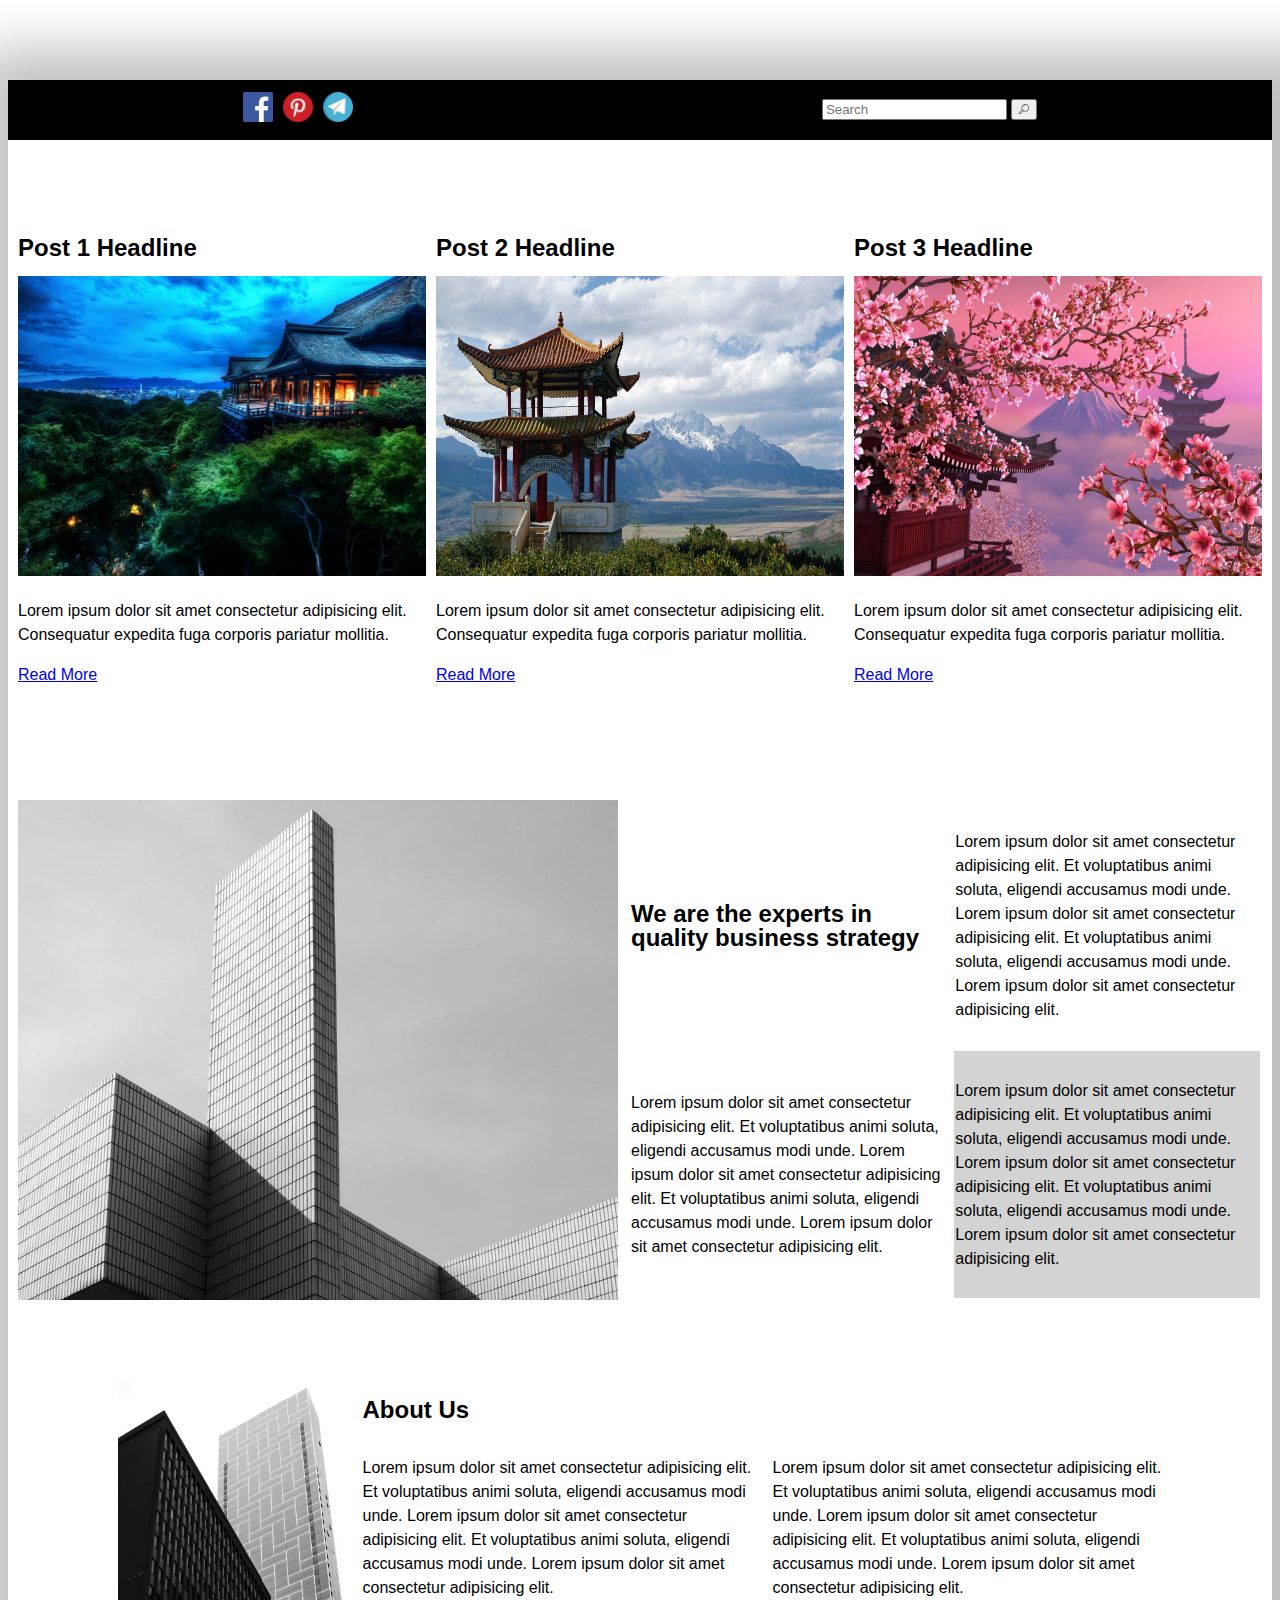
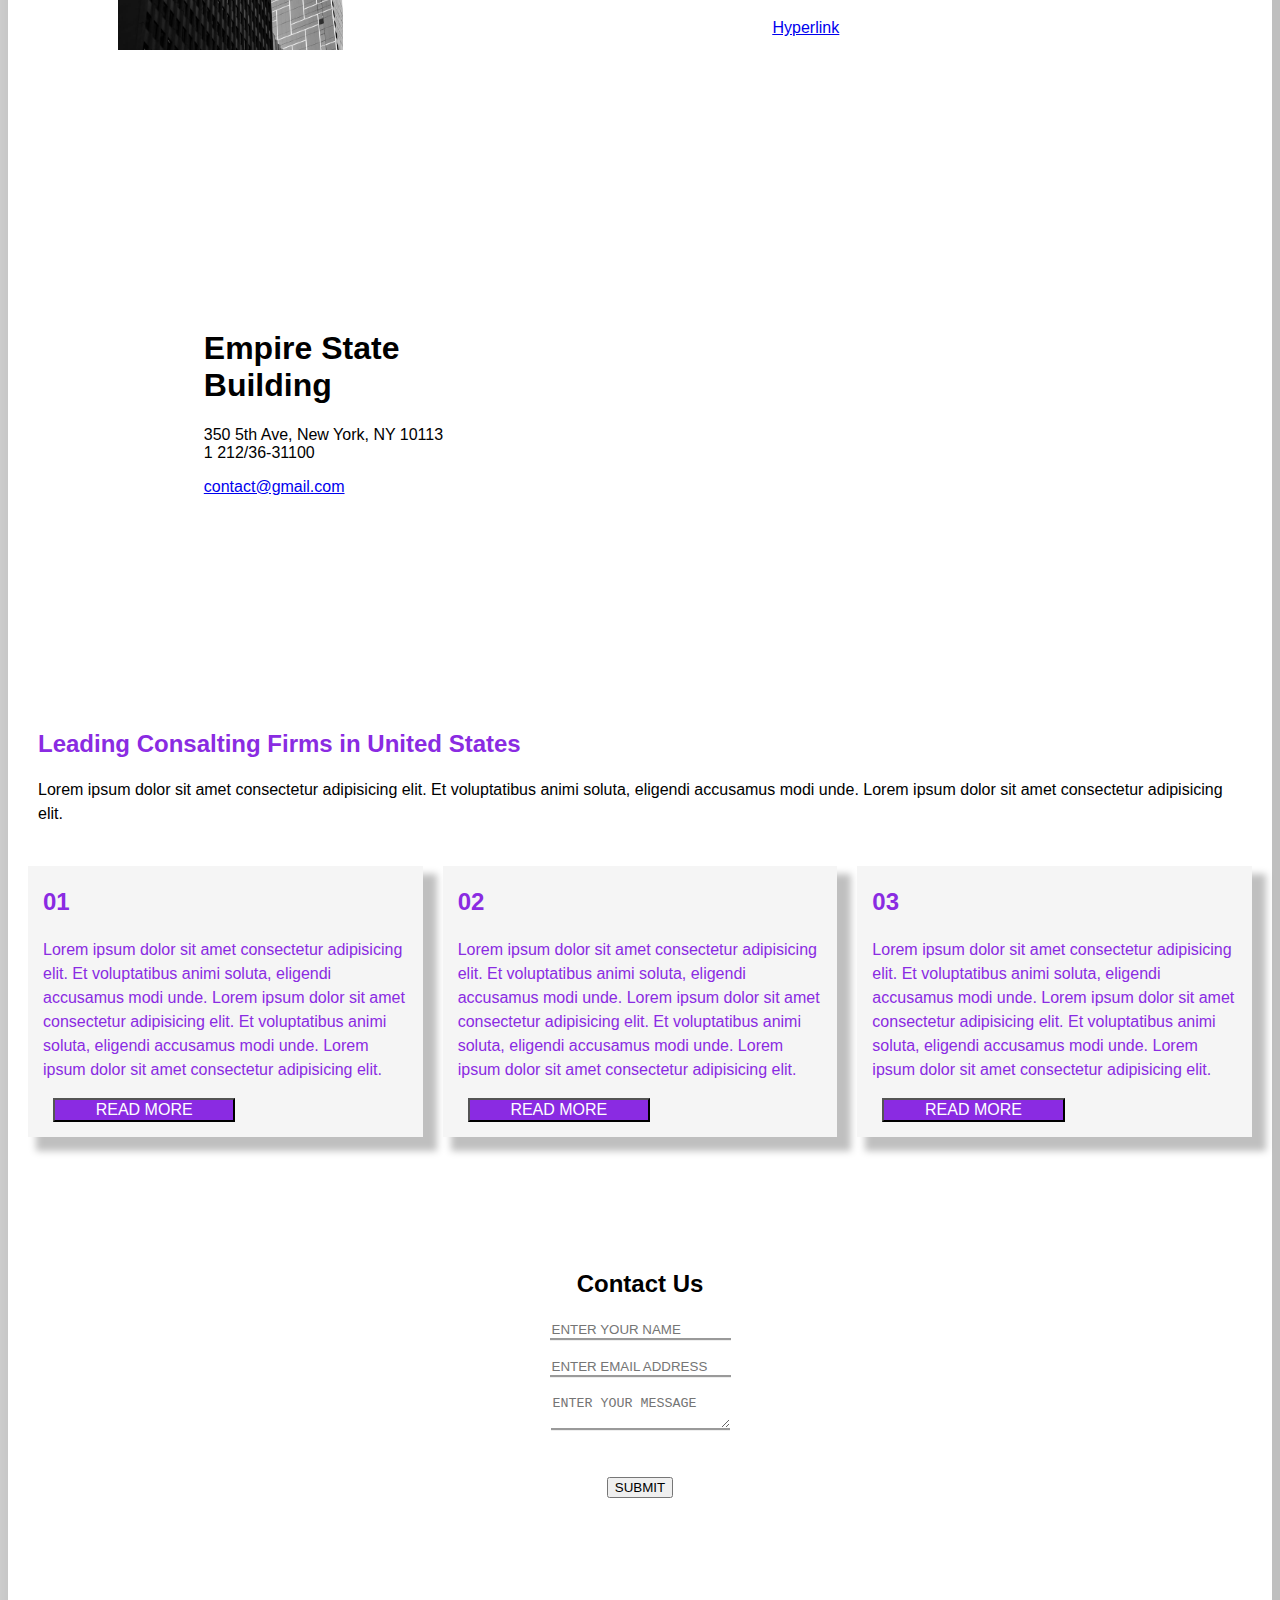
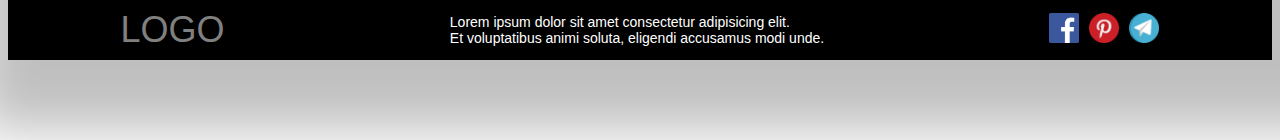
<file: Task5/index.html>
<!DOCTYPE html>
<html lang="en">
<head>
    <meta charset="UTF-8">
    <meta http-equiv="X-UA-Compatible" content="IE=edge">
    <meta name="viewport" content="width=device-width, initial-scale=1.0">
    <link rel="stylesheet" href="Styles\styles.css">

    <title>Task5</title>
</head>
<body>
    <section class="sec-all">

        <!--Section-0-->

        <section class="section-0">
            <div class="box-0">
                <div class="logo-img-0">
                    <div><a href="https://www.facebook.com/" target="_blank"><img src="img\facebook.png" alt="facebook" width="30px" height="30px"></a></div>
                    <div><a href="https://www.pinterest.com/" target="_blank"><img src="img\pinterest.png" alt="pinterest" width="30px" height="30px"></a></div>
                    <div><a href="https://www.telegram.com/" target="_blank"><img src="img\telegram.png" alt="telegram" width="30px" height="30px"></a></div>
                </div>
                <form action="#" method="get">
                    <input name="s" placeholder="Search" type="search">
                    <button type="submit"><img src="img\search.png" alt="search" height="10px" width="10px"></button>
                </form>   
            </div>
        </section>

        <!--Section-1-->

        <section class="section-1">
            <div class="cell-1-1">
                <h1 class="headline">
                    Post 1 Headline
                </h1>
                <img src="img\1-1.jpg" alt="left" class="img-1">
                <p>
                    Lorem ipsum dolor sit amet consectetur adipisicing elit. 
                    Consequatur expedita fuga corporis pariatur mollitia.
                </p>
                <a href="https://html5book.ru/css3-flexbox/" target="_blank"><u>Read More</u></a>
            </div>
            <div>
                <h1 class="headline">
                    Post 2 Headline
                </h1>
                <img src="img\1-2.jpg" alt="centre" class="img-1">
                <p>
                    Lorem ipsum dolor sit amet consectetur adipisicing elit. 
                    Consequatur expedita fuga corporis pariatur mollitia.
                </p>
                <a href="https://html5book.ru/css3-flexbox/" target="_blank"><u>Read More</u></a>
            </div>
            <div class="cell-1-2">
                <h1 class="headline">
                    Post 3 Headline
                </h1>
                <img src="img\1-3.png" alt="right" class="img-1">
                <p>
                    Lorem ipsum dolor sit amet consectetur adipisicing elit. 
                    Consequatur expedita fuga corporis pariatur mollitia.
                </p>
                <a href="https://html5book.ru/css3-flexbox/" target="_blank"><u>Read More</u></a>
            </div>
        </section>

        <!--Section-2-->

        <section class="section-2">
            <div class="cell-2-1">
                <img src="img\2.jpeg" alt="left" class="img-2">
            </div>
            <div class="cell-2-2">
                <table class="table">
                    <tbody>
                        <tr>
                            <td>
                                <h1 class="headline">
                                    We are the experts in quality business strategy
                                </h1>
                            </td>
                            <td>
                                <p>
                                    Lorem ipsum dolor sit amet consectetur adipisicing elit. 
                                    Et voluptatibus animi soluta, eligendi accusamus modi unde.
                                    Lorem ipsum dolor sit amet consectetur adipisicing elit. 
                                    Et voluptatibus animi soluta, eligendi accusamus modi unde.
                                    Lorem ipsum dolor sit amet consectetur adipisicing elit.
                                </p>
                            </td>
                        </tr>
                        <tr>
                            <td>
                                <p>
                                    Lorem ipsum dolor sit amet consectetur adipisicing elit. 
                                    Et voluptatibus animi soluta, eligendi accusamus modi unde.
                                    Lorem ipsum dolor sit amet consectetur adipisicing elit. 
                                    Et voluptatibus animi soluta, eligendi accusamus modi unde.
                                    Lorem ipsum dolor sit amet consectetur adipisicing elit.
                                </p>
                            </td>
                            <td style="background-color: lightgrey;">
                                <p>
                                    Lorem ipsum dolor sit amet consectetur adipisicing elit. 
                                    Et voluptatibus animi soluta, eligendi accusamus modi unde.
                                    Lorem ipsum dolor sit amet consectetur adipisicing elit. 
                                    Et voluptatibus animi soluta, eligendi accusamus modi unde.
                                    Lorem ipsum dolor sit amet consectetur adipisicing elit.
                                </p>
                            </td>
                        </tr>
                    </tbody>
                </table>    
            </div>  
        </section>

        <!--Section-3-->

        <section class="section-3">
            <div>
                <img src="img\3.jpeg" alt="left" class="img-3">
            </div>
            <div>
                <div>
                    <h1 class="headline">About Us</h1>
                </div>
                <div class="cells-3">
                    <div>
                        <p>
                            Lorem ipsum dolor sit amet consectetur adipisicing elit. 
                            Et voluptatibus animi soluta, eligendi accusamus modi unde.
                            Lorem ipsum dolor sit amet consectetur adipisicing elit. 
                            Et voluptatibus animi soluta, eligendi accusamus modi unde.
                            Lorem ipsum dolor sit amet consectetur adipisicing elit.
                        </p>
                    </div>
                    <div>
                        <p>
                            Lorem ipsum dolor sit amet consectetur adipisicing elit. 
                            Et voluptatibus animi soluta, eligendi accusamus modi unde.
                            Lorem ipsum dolor sit amet consectetur adipisicing elit. 
                            Et voluptatibus animi soluta, eligendi accusamus modi unde.
                            Lorem ipsum dolor sit amet consectetur adipisicing elit.
                        </p>
                        <a href="https://html5book.ru/css3-flexbox/" target="_blank"><u>Hyperlink</u></a>
                    </div>
                </div>
            </div>    
        </section>

        <!--Section-4-->
        <section class="section-4">
            <div class="blocks-4">
                <div class="cell-4-1">
                    <h1>
                        Empire State Building
                    </h1>
                    <p>
                        350 5th Ave, New York, NY 10113 <br>
                        1 212/36-31100
                    </p>
                    <a href="mailto:contact@gmail.com">contact@gmail.com</a>
                </div>
                <div>
                    <iframe src="https://www.google.com/maps/embed?pb=!1m18!1m12!1m3!1d188009.6671815072!2d-74.11015106905393!3d40.72394421488457!2m3!1f0!2f0!3f0!3m2!1i1024!2i768!4f13.1!3m3!1m2!1s0x89c259a9b3117469%3A0xd134e199a405a163!2z0K3QvNC_0LDQudGALdGB0YLQtdC50YIt0LHQuNC70LTQuNC90LM!5e0!3m2!1sru!2sua!4v1657709287113!5m2!1sru!2sua" width="600" height="450" style="border:0;" allowfullscreen="" loading="lazy" referrerpolicy="no-referrer-when-downgrade"></iframe>
                </div>

                
            </div>
        </section>


        <!--Section-5-->

        <section class="section-5">
            <div class="block-5-1">
                <h1 class="headline-5">
                    Leading Consalting Firms in United States
                </h1>
                <p class="underhead-5">
                    Lorem ipsum dolor sit amet consectetur adipisicing elit. 
                    Et voluptatibus animi soluta, eligendi accusamus modi unde.
                    Lorem ipsum dolor sit amet consectetur adipisicing elit.
                </p>
            </div>
            <div class="cells-5">
                <div class="block-5">
                    <p class="numbers">
                        01
                    </p>
                    <p>Lorem ipsum dolor sit amet consectetur adipisicing elit. 
                        Et voluptatibus animi soluta, eligendi accusamus modi unde.
                        Lorem ipsum dolor sit amet consectetur adipisicing elit.
                        Et voluptatibus animi soluta, eligendi accusamus modi unde.
                        Lorem ipsum dolor sit amet consectetur adipisicing elit.
                    </p>
                    <a href="https://css-tricks.com/snippets/css/a-guide-to-flexbox/" target="_blank"><button class="but-5">READ MORE</button></a>
                </div>
                <div class="block-5">
                    <p class="numbers">
                        02
                    </p>
                    <p>Lorem ipsum dolor sit amet consectetur adipisicing elit. 
                        Et voluptatibus animi soluta, eligendi accusamus modi unde.
                        Lorem ipsum dolor sit amet consectetur adipisicing elit.
                        Et voluptatibus animi soluta, eligendi accusamus modi unde.
                        Lorem ipsum dolor sit amet consectetur adipisicing elit.
                    </p>
                    <a href="https://css-tricks.com/snippets/css/a-guide-to-flexbox/" target="_blank"><button class="but-5">READ MORE</button></a>
                </div>
                <div class="block-5">
                    <p class="numbers">
                        03
                    </p>
                    <p>Lorem ipsum dolor sit amet consectetur adipisicing elit. 
                        Et voluptatibus animi soluta, eligendi accusamus modi unde.
                        Lorem ipsum dolor sit amet consectetur adipisicing elit.
                        Et voluptatibus animi soluta, eligendi accusamus modi unde.
                        Lorem ipsum dolor sit amet consectetur adipisicing elit.
                    </p>
                    <a href="https://css-tricks.com/snippets/css/a-guide-to-flexbox/" target="_blank"><button class="but-5">READ MORE</button></a>
                </div>
            </div>
        </section>

        <!--Section-6-->

        <section class="section-6">
            <form action="form-control.php" class="form">
                <fieldset class="fieldset">
                    <legend class="headline">Contact Us</legend>
                    <p><input type="text" placeholder="ENTER YOUR NAME" class="input"></p>
                    <p><input type="email" placeholder="ENTER EMAIL ADDRESS" class="input"></p>
                    <p><textarea placeholder="ENTER YOUR MESSAGE" class="input"></textarea></p>
                </fieldset>
                <p><input type="submit" value="SUBMIT"></p>
            </form>
        </section>
        
        <!--Section-7-->

        <section class="section-7">
            <div class="box">
                <div class="logo-style">LOGO</div>
                <div>
                    <p class="text-7">Lorem ipsum dolor sit amet consectetur adipisicing elit. <br>
                        Et voluptatibus animi soluta, eligendi accusamus modi unde.
                    </p>
                </div>
            
                <div class="logo-img">
                <div><a href="https://www.facebook.com/" target="_blank"><img src="img\facebook.png" alt="facebook" width="30px" height="30px"></a></div>
                <div><a href="https://www.pinterest.com/" target="_blank"><img src="img\pinterest.png" alt="pinterest" width="30px" height="30px"></a></div>
                <div><a href="https://www.telegram.com/" target="_blank"><img src="img\telegram.png" alt="telegram" width="30px" height="30px"></a></div>
            </div>
        </section>
    </section> 
</body>
</html>
</file>
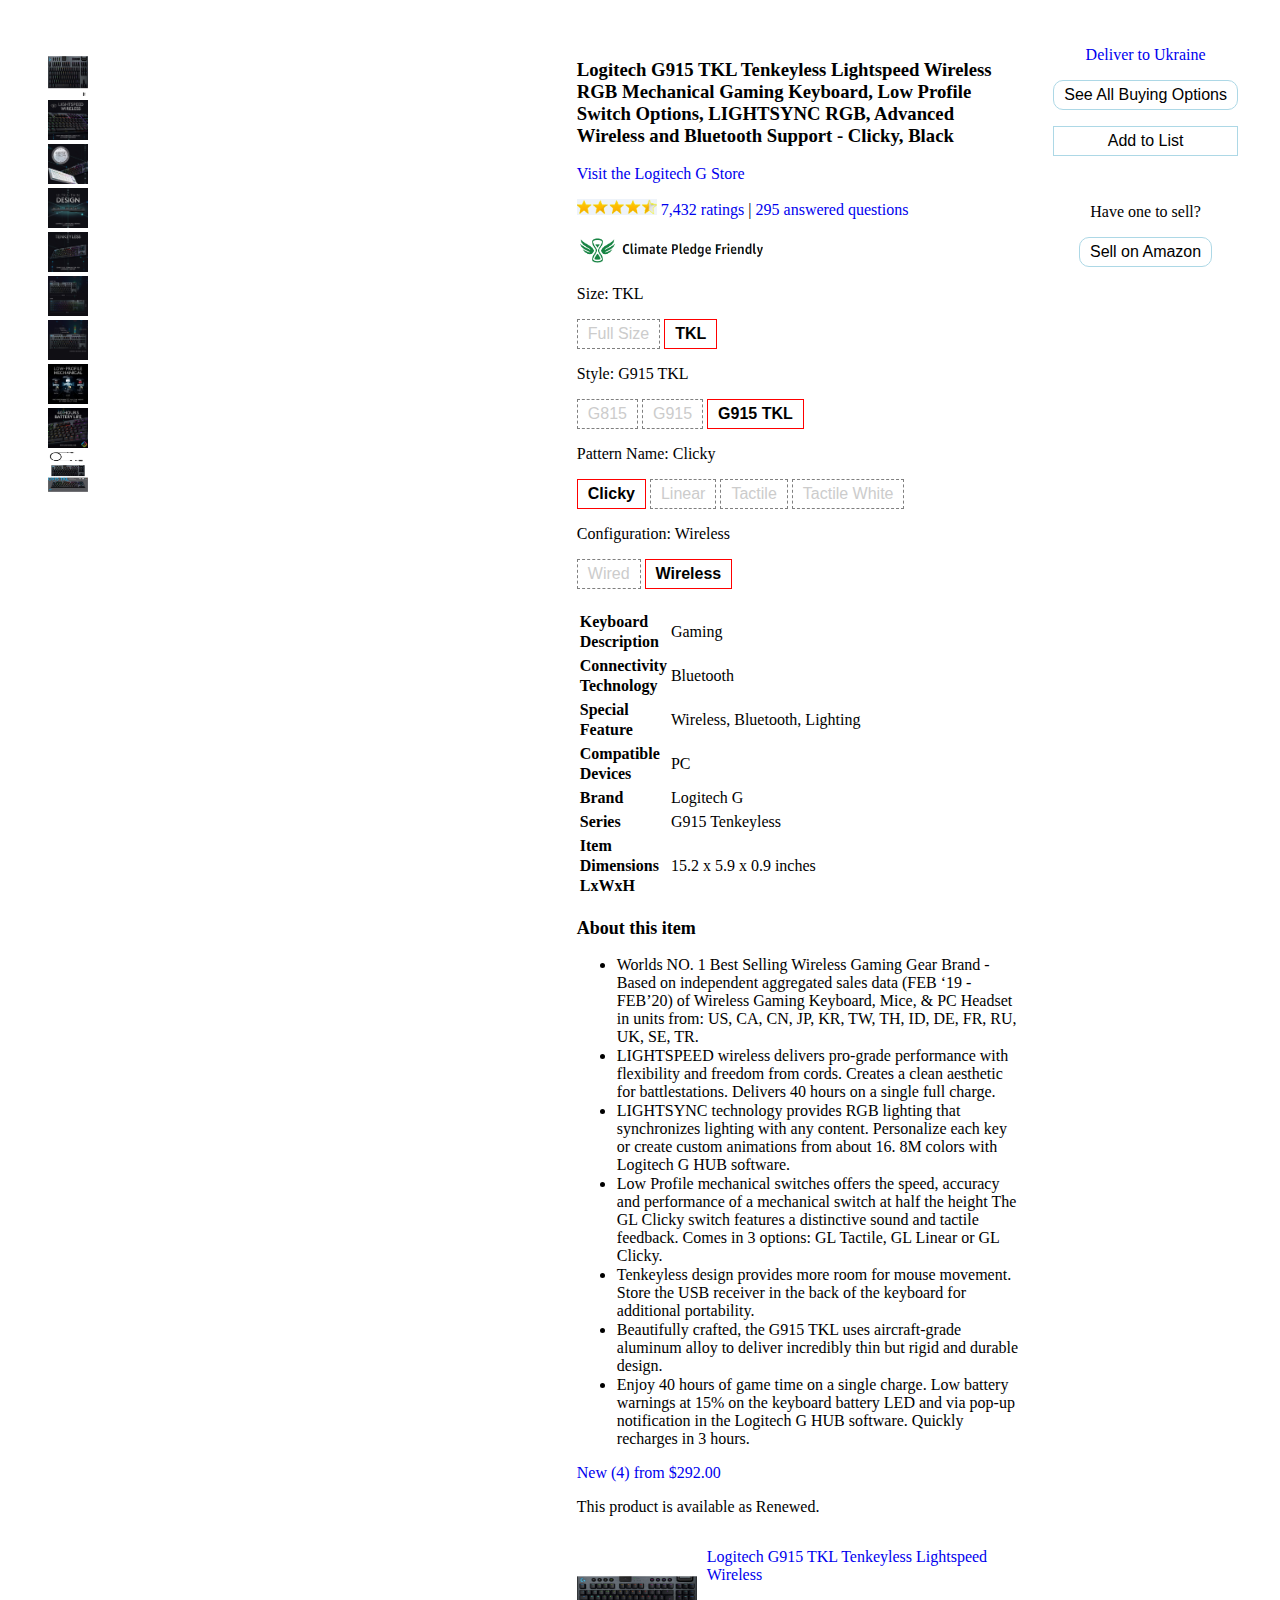
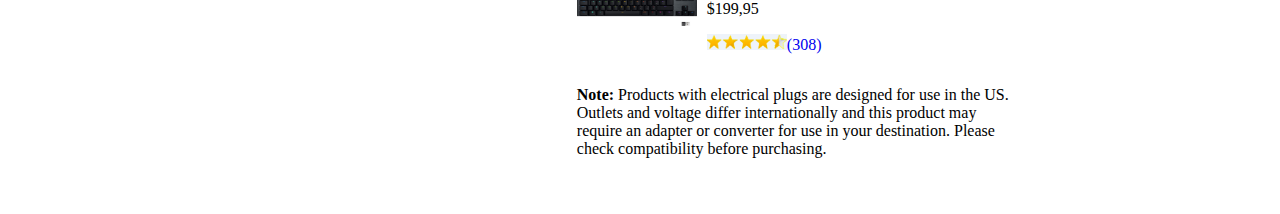
<file: Task6/index.html>
<!DOCTYPE html>
<html lang="en">
<head>
    <meta charset="UTF-8">
    <meta http-equiv="X-UA-Compatible" content="IE=edge">
    <meta name="viewport" content="width=device-width, initial-scale=1.0">
    <link rel="stylesheet" href="./Styles/styles.css">
    <title>Task6</title>
</head>
<body>
    <section>
        <div class="block-pictures">
            <picture>
                <ul>
                    <li><img src="./img/1.jpg" alt="key-1" class="picture" width="40px" height="40px"></li>
                    <li><img src="./img/2.jpg" alt="key-2" class="picture" width="40px" height="40px"></li>
                    <li><img src="./img/3.jpg" alt="key-3" class="picture" width="40px" height="40px"></li>
                    <li><img src="./img/4.jpg" alt="key-4" class="picture" width="40px" height="40px"></li>
                    <li><img src="./img/5.jpg" alt="key-5" class="picture" width="40px" height="40px"></li>
                    <li><img src="./img/6.jpg" alt="key-6" class="picture" width="40px" height="40px"></li>
                    <li><img src="./img/7.jpg" alt="key-7" class="picture" width="40px" height="40px"></li>
                    <li><img src="./img/8.jpg" alt="key-8" class="picture" width="40px" height="40px"></li>
                    <li><img src="./img/9.jpg" alt="key-9" class="picture" width="40px" height="40px"></li>
                    <li><img src="./img/10.jpg" alt="key-10" class="picture" width="40px" height="40px"></li>
                </ul>
            </picture>
        </div>
        <div class="block-data">
            <h3>Logitech G915 TKL Tenkeyless Lightspeed Wireless RGB Mechanical Gaming Keyboard, 
                    Low Profile Switch Options, LIGHTSYNC RGB, 
                    Advanced Wireless and Bluetooth Support - Clicky, Black
            </h3>
            <div>
                <p>
                    <a href="https://www.amazon.com/dp/B085RFFC9Q">Visit the Logitech G Store</a>
                </p>
                <p>
                    <img class="img-stars" src="./img/stars.png" alt="rating">
                    <a href="https://www.amazon.com/dp/B085RFFC9Q">7,432 ratings</a><span> | </span><a href="https://www.amazon.com/dp/B085RFFC9Q">295 answered questions</a>
                </p>
                <p>
                    <a href="https://www.amazon.com/dp/B085RFFC9Q"><img class="img-climate" src="./img/Climate.png" alt="Climate"></a>
                </p>
            </div>
            <div>
                <p>Size: TKL</p>
                    <button class="button e--disable">Full Size</button>
                    <button class="button e--active">TKL</button>
                <p>Style: G915 TKL</p>
                    <button class="button e--disable">G815</button>
                    <button class="button e--disable">G915</button>
                    <button class="button e--active">G915 TKL</button>
                <p>Pattern Name: Clicky</p>
                    <button class="button e--active">Clicky</button>
                    <button class="button e--disable">Linear</button>
                    <button class="button e--disable">Tactile</button>
                    <button class="button e--disable">Tactile White</button>
                <p>Configuration: Wireless</p>
                    <button class="button e--disable">Wired</button>
                    <button class="button e--active">Wireless</button>
            </div>
            <div>
                <table>
                    <tr>
                        <td>Keyboard <br> Description</td>
                        <td>Gaming</td>
                    </tr>
                    <tr>
                        <td>Connectivity <br> Technology</td>
                        <td>Bluetooth</td>
                    </tr>
                    <tr>
                        <td>Special <br> Feature</td>
                        <td>Wireless, Bluetooth, Lighting</td>
                    </tr>
                    <tr>
                        <td>Compatible <br> Devices</td>
                        <td>PC</td>
                    </tr>
                    <tr>
                        <td>Brand</td>
                        <td>Logitech G</td>
                    </tr>
                    <tr>
                        <td>Series</td>
                        <td>G915 Tenkeyless</td>
                    </tr>
                    <tr>
                        <td>Item <br> Dimensions <br> LxWxH</td>
                        <td>15.2 x 5.9 x 0.9 inches</td>
                    </tr>
                </table>
            </div>
            <div class="about-item">
                <p>
                    About this item
                </p>
                <ul>
                    <li>Worlds NO. 1 Best Selling Wireless Gaming Gear Brand - 
                        Based on independent aggregated sales data (FEB ‘19 - FEB’20) of Wireless Gaming Keyboard, Mice, 
                        & PC Headset in units from: US, CA, CN, JP, KR, TW, TH, ID, DE, FR, RU, UK, SE, TR.</li>
                    <li>LIGHTSPEED wireless delivers pro-grade performance with flexibility and freedom from cords. 
                        Creates a clean aesthetic for battlestations. Delivers 40 hours on a single full charge.</li>
                    <li>LIGHTSYNC technology provides RGB lighting that synchronizes lighting with any content. 
                        Personalize each key or create custom animations from about 16. 8M colors with Logitech G HUB software.</li>
                    <li>Low Profile mechanical switches offers the speed, accuracy and performance of a mechanical 
                        switch at half the height The GL Clicky switch features a distinctive sound and tactile feedback. 
                        Comes in 3 options: GL Tactile, GL Linear or GL Clicky.</li>
                    <li>Tenkeyless design provides more room for mouse movement. 
                        Store the USB receiver in the back of the keyboard for additional portability.</li>
                    <li>Beautifully crafted, the G915 TKL uses aircraft-grade aluminum alloy to deliver incredibly thin 
                        but rigid and durable design.</li>
                    <li>Enjoy 40 hours of game time on a single charge. 
                        Low battery warnings at 15% on the keyboard battery LED and via pop-up notification in the Logitech G 
                        HUB software. Quickly recharges in 3 hours.</li>
                </ul>
                <a href="https://www.amazon.com/dp/B085RFFC9Q">New (4) from $292.00</a>
            </div>
            <div>
                <p>This product is available as Renewed.</p>
                <div class="renewed">
                    <div><img class="img-key" src="./img/1.jpg" alt="key" width="50px" height="25px"></div>
                    <div>
                        <p><a href="https://www.amazon.com/dp/B085RFFC9Q">Logitech G915 TKL Tenkeyless Lightspeed Wireless</a></p>
                        <p>$199,95</p>
                        <p><a href="https://www.amazon.com/dp/B085RFFC9Q"><img class="img-stars" src="./img/stars.png" alt="rating" width="30px" height="20px">(308)</a></p>
                    </div>
                </div>
                <p>
                    <strong>Note:</strong> Products with electrical plugs are designed for use in the US. 
                    Outlets and voltage differ internationally and this product may require an adapter or converter for use in your destination. 
                    Please check compatibility before purchasing.
                </p>
            </div>    
        </div>   
        <div class="block-forms">
            <form action="form-control.php">
                <fieldset class="fieldset">
                    <a href="https://www.amazon.com/dp/B085RFFC9Q?pd_rd_i=B085RFFC9Q&pf_rd_p=faa90cdd-671c-4d4c-a2bd-e438f0be59e9&pf_rd_r=W7JS00YNMF6SYKQFBZMK&pd_rd_wg=SmWY7&pd_rd_w=Ox7FV&pd_rd_r=f47be754-db31-4b6a-94f0-b3863d7fa34f&th=1#">Deliver to Ukraine</a>
                    <p><input type="button" value="See All Buying Options" class="input"></p>
                    <p><input type="button" value="Add to List" class="input-list"></p>
                </fieldset>
            </form>
            <form action="form-control.php" class="form2">
                <fieldset class="fieldset e--center">
                    <p>Have one to sell?</p>
                    <p><input type="button" value="Sell on Amazon" class="input"></p>
                </fieldset>
            </form>
        </div>
    </section>
</body>
</html>
</file>
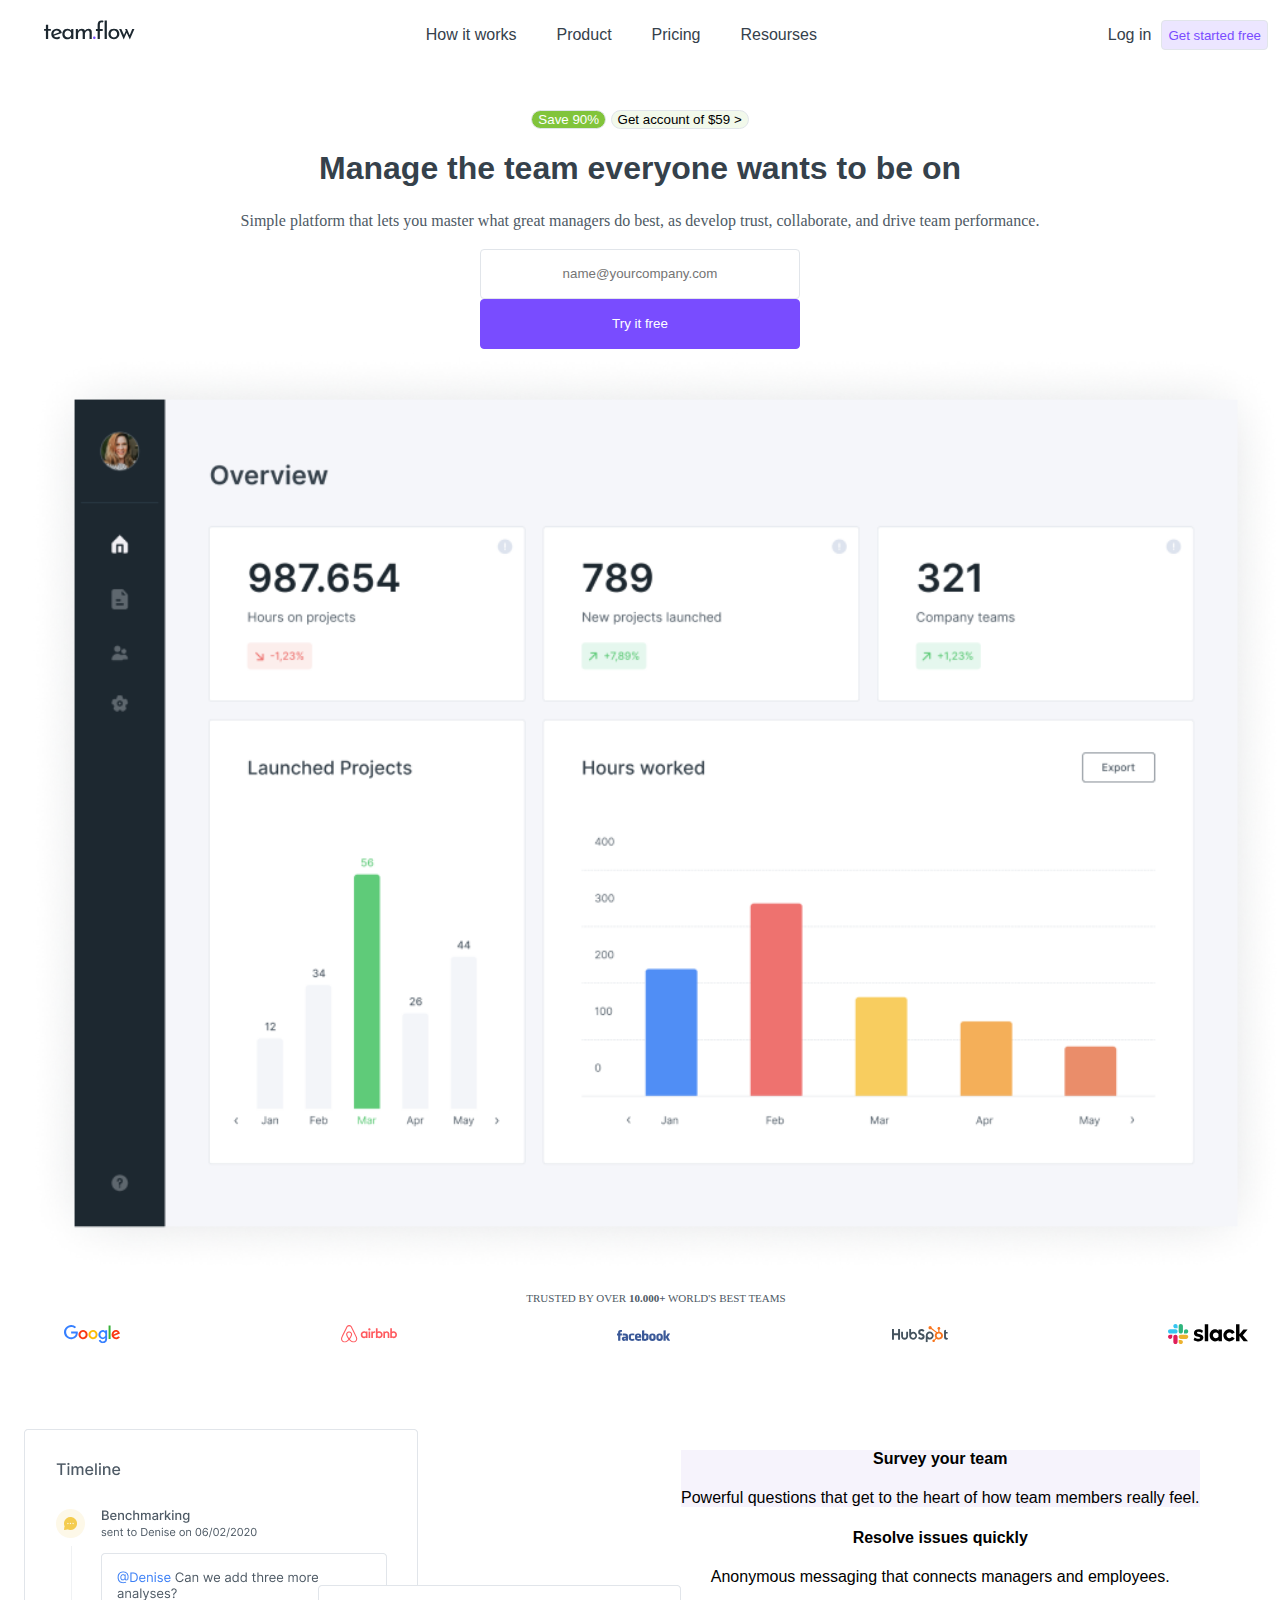
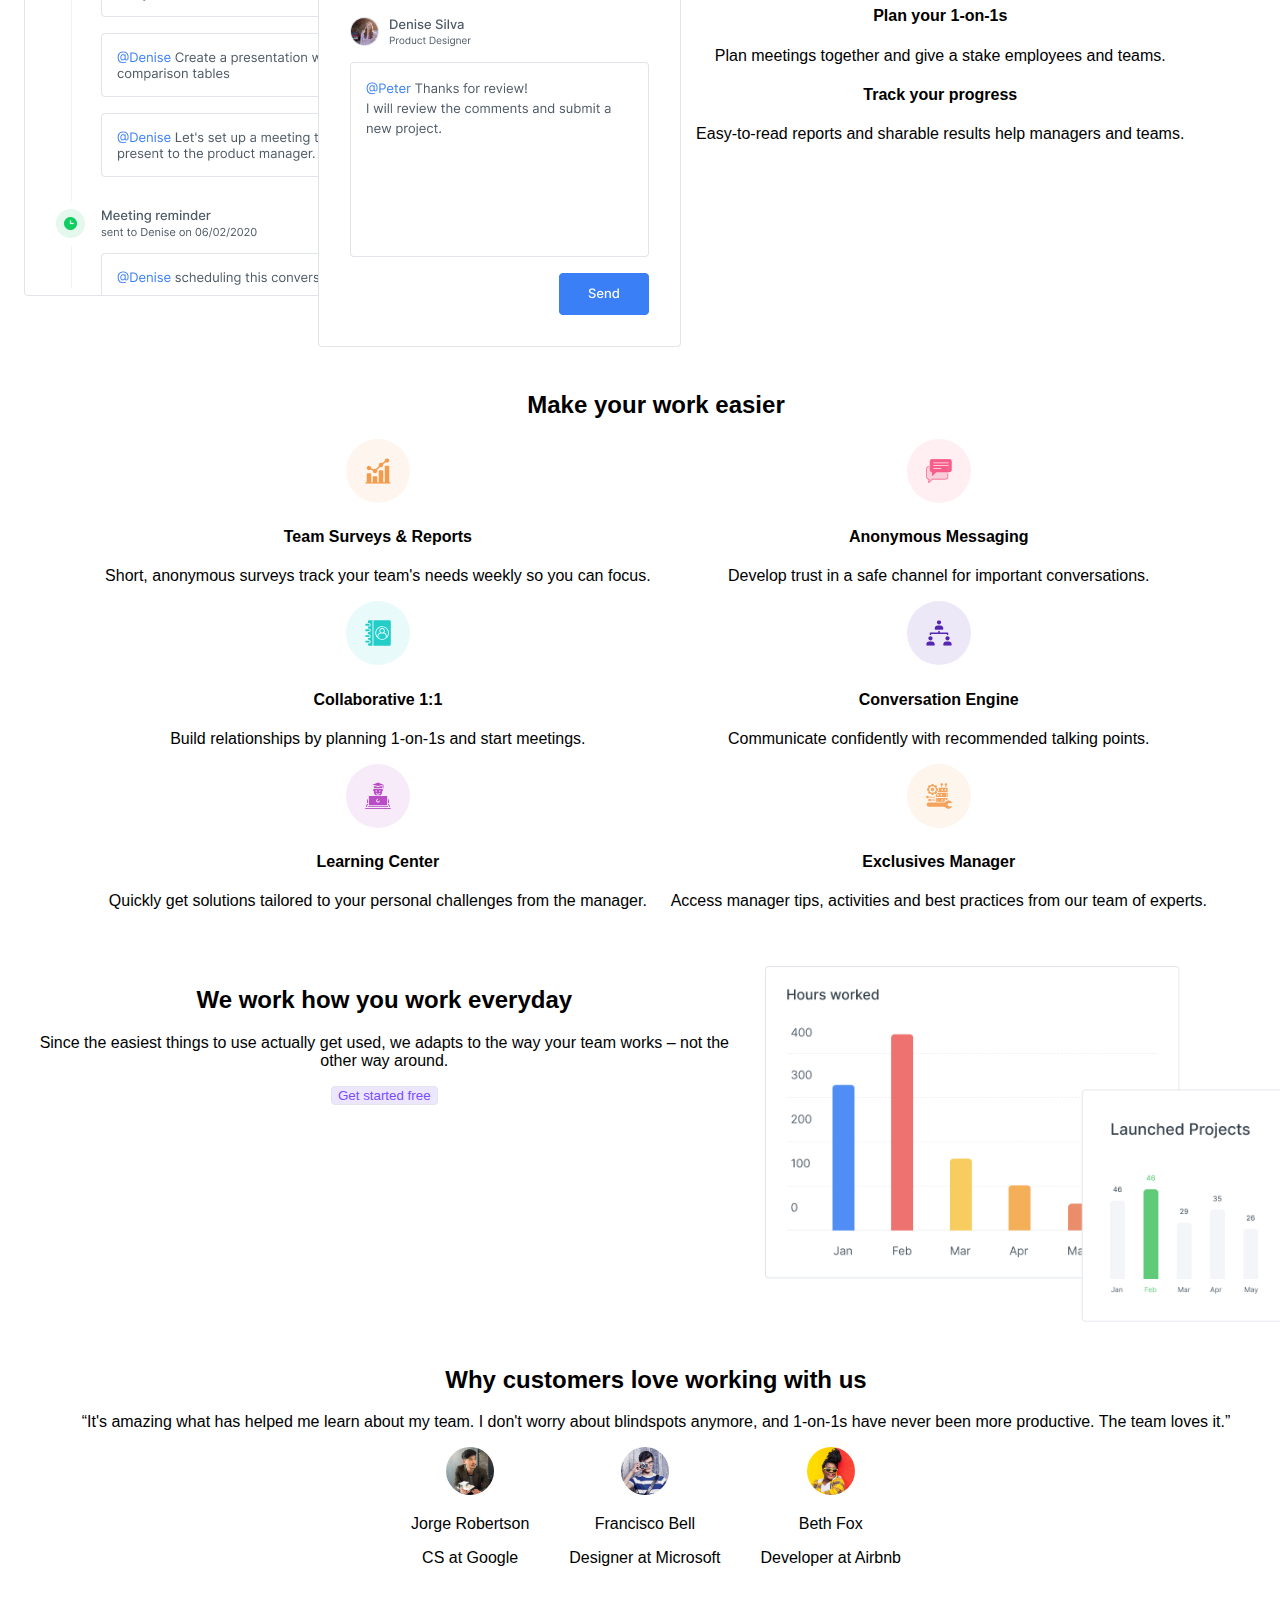
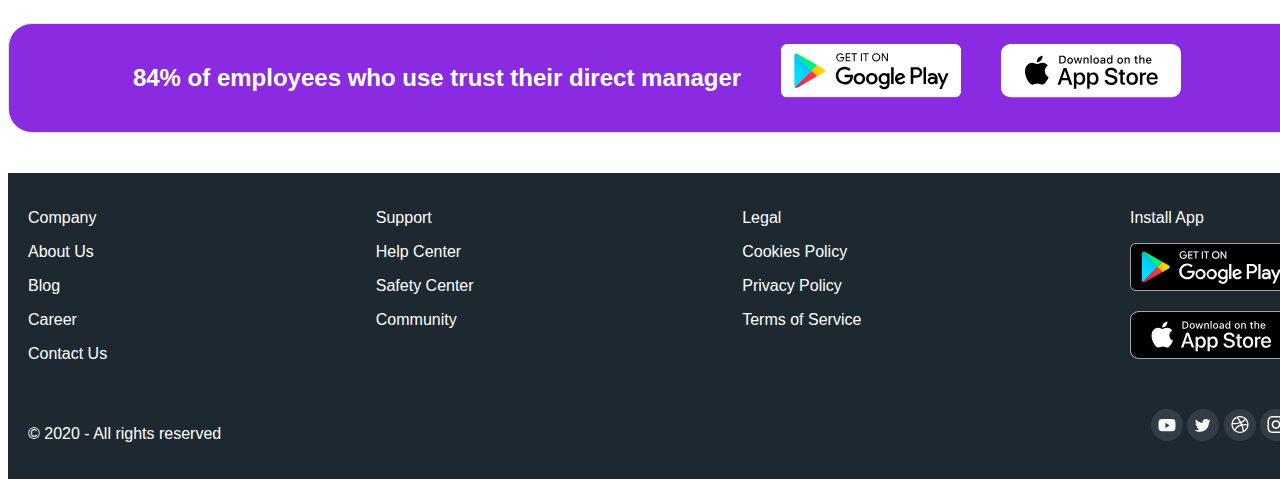
<file: Task7/index.html>
<!DOCTYPE html>
<html lang="en">
<head>
    <meta charset="UTF-8">
    <meta http-equiv="X-UA-Compatible" content="IE=edge">
    <meta name="viewport" content="width=device-width, initial-scale=1.0">
    <link rel="stylesheet" href="./styles.css">
    <title>Task7</title>
</head>
<body>
    <header>
        <div class="container d-flex e--head">
            <picture>
                <img class="logo" src="./img/team.flow.svg" alt="team.flow">
            </picture>
            <div class="dsk-menu e--gap40">
                <a href="#">How it works</a>
                <a href="#">Product</a>
                <a href="#">Pricing</a>
                <a href="#">Resourses</a>
            </div>
            <div class="log-in e--gap10">
                <a href="#">Log in</a>
                <button class="button-head">Get started free</button>
            </div>
            <div class="mob-menu">
                <a href="#" class="icon-menu-self"><img src="./img/menu.svg" alt="menu"></a> 
            </div> 
        </div>
    </header>

    <!--Section-1-->
    <section>
        <div class="container e--sec1">
            <div class="buttons-sec1">
                <button class="button-save">Save 90%</button>
                <button class="button-get">Get account of $59 ></button>
            </div>
            <div>
                <h1>Manage the team everyone wants to be on</h1>
            </div>
            <div class="description">
                <p>Simple platform that lets you master what great managers do best, 
                    as develop trust, collaborate, and drive team performance.</p>
            </div>
            <div>
                <form action="form-control.php">
                    <input type="email" placeholder="name@yourcompany.com" class="form-button e--first"> <br>
                    <input type="submit" value="Try it free" class="form-button e--second"> 
                </form>
            </div>
        </div>
    </section>

    <!--Section-2-->
    <section>
        <div class="container">
            <div>
                <picture>
                    <img src="./img/overview.png" alt="overview" class="img-big">
                </picture>
            </div>
            <p class="text-sec2">TRUSTED BY OVER <strong>10.000+</strong> WORLD'S BEST TEAMS</p>
            <div class="d-flex e--sec2">
                <a href="https://www.google.com.ua/?hl=ru"><img src="./img/google.svg" alt="google"></a>
                <a href="https://www.airbnb.com.ua/s/homes"><img src="./img/airbnb.svg" alt="airbnb"></a>
                <a href="https://www.facebook.com/"><img src="./img/facebook.svg" alt="facebook"></a>
                <a href="https://www.hubspot.com/"><img src="./img/hubspot.svg" alt="hubspot"></a>
                <a href="https://slack.com/"><img src="./img/slack.svg" alt="slack"></a>
            </div>
        </div>
    </section>

    <!--Section-3-->
    <section>
        <div class="container e--sec3">
            <div>
                <picture>
                    <img src="./img/timeline.png" alt="timeline" class="img-big">
                </picture>
            </div>
            <div class="text-sec3">
                <div>
                    <h4>Survey your team</h4>
                    <p>Powerful questions that get to the heart of how team members really feel.</p>
                </div>
                <div>
                    <h4>Resolve issues quickly</h4>
                    <p>Anonymous messaging that connects managers and employees.</p>
                </div>
                <div>
                    <h4>Plan your 1-on-1s</h4>
                    <p>Plan meetings together and give a stake employees and teams.</p>
                </div>
                <div>
                    <h4>Track your progress</h4>
                    <p>Easy-to-read reports and sharable results help managers and teams.</p>
                </div>
            </div>
        </div>
    </section>

    <!--Section-4-->
    <section>
        <div class="container e--sec4">
            <div>
                <h2>
                    Make your work easier
                </h2>
            </div>
            <div class="sec4_6">
                <div class="sec4_1-3">
                    <div>
                        <img src="./img/round1.svg" alt="round1">
                        <h4>Team Surveys & Reports</h4>
                        <p>Short, anonymous surveys track your team's needs weekly so you can focus.</p>
                    </div>
                    <div>
                        <img src="./img/round2.svg" alt="round2">
                        <h4>Collaborative 1:1 </h4>
                        <p>Build relationships by planning 1-on-1s and start meetings.</p>
                    </div>
                    <div>
                        <img src="./img/round3.svg" alt="round3">
                        <h4>Learning Center</h4>
                        <p>Quickly get solutions tailored to your personal challenges from the manager.</p>
                    </div>
                </div>
                <div class="sec4_4-6">
                    <div>
                        <img src="./img/round4.svg" alt="round4">
                        <h4>Anonymous Messaging</h4>
                        <p>Develop trust in a safe channel for important conversations.</p>
                    </div>
                    <div>
                        <img src="./img/round5.svg" alt="round5">
                        <h4>Conversation Engine</h4>
                        <p>Communicate confidently with recommended talking points.</p>
                    </div>
                    <div>
                        <img src="./img/round6.svg" alt="round6">
                        <h4>Exclusives Manager</h4>
                        <p>Access manager tips, activities and best practices from our team of experts.</p>
                    </div>
                </div>
            </div>
               <button class="button-sec4">View more benefits</button>
        </div>
    </section>

    <!--Section-5-->
    <section>
        <div class="container e--sec5">
            <div>
                <picture>
                    <img src="./img/hours.png" alt="hours" class="img-big">
                </picture>
            </div>
            <div>
                <h2>We work how you work everyday</h2>
                <p>Since the easiest things to use actually get used, we adapts to the way your team works – not the other way around.</p>
                <button class="button-sec5">Get started free</button>
            </div>
        </div>
    </section>

    <!--Section-6-->
    <section>
        <div class="container sec6">
            <div>
                <h2>Why customers love working with us</h2>
                <p>“It's amazing what has helped me learn about my team.
                    I don't worry about blindspots anymore, and 1-on-1s have never
                    been more productive. The team loves it.”</p>
            </div>
            <div class="sec6_1-3">
                <div class="sec6_1">
                    <img src="./img/man1.svg" alt="man1">
                    <p>Jorge Robertson</p>
                    <p>CS at Google</p>
                </div>
                <div class="sec6_2">
                    <img src="./img/man2.svg" alt="man2">
                    <p>Francisco Bell</p>
                    <p>Designer at Microsoft</p>
                </div>
                <div class="sec6_3">
                    <img src="./img/man3.svg" alt="man3">
                    <p>Beth Fox</p>
                    <p>Developer at Airbnb</p>
                </div>
            </div> 
        </div>
    </section>

    <!--Section-7-->
    <section>
        <div class="container sec7">
            <div>
                <h2>
                    84% of employees who use trust their direct manager
                </h2>
            </div>
            <div>
                <a href="https://play.google.com/"><img src="./img/Gwhite.svg" alt="Gwhite"></a>
            </div>
            <div>
                <a href="https://apps.apple.com/"><img src="./img/Awhite.svg" alt="Awhite"></a>
            </div>
        </div>
    </section>

    <footer>
        <div class="container footer">
            <div class="footer-data">
                <div>
                    <p><a href="#">Company</a></p>
                    <div class="columns">
                        <p><a href="https://play.google.com/">About Us</a></p>
                        <p><a href="https://play.google.com/">Blog</a></p>
                        <p></p><a href="https://play.google.com/">Career</a></p>
                        <p></p><a href="https://play.google.com/">Contact Us</a></p>
                    </div>
                </div>
                <div>
                    <p><a href="#">Support</a></p>
                    <div class="columns">
                        <p><a href="https://play.google.com/">Help Center</a></p>
                        <p><a href="https://play.google.com/">Safety Center</a></p>
                        <p><a href="https://play.google.com/">Community</a></p>
                    </div>
                </div>
                <div>
                    <p><a href="#">Legal</a></p>
                    <div class="columns"> 
                        <p><a href="https://play.google.com/">Cookies Policy</a></p>
                        <p><a href="https://play.google.com/">Privacy Policy</a></p>
                        <p><a href="https://play.google.com/">Terms of Service</a></p>
                    </div>
                </div>
                <div>
                    <p><a href="#">Install App</a></p>
                    <div class="columns e--last">
                        <p><a href="https://play.google.com/"><img src="./img/Gblack.svg" alt="Gblack"></a></p>
                        <p><a href="https://play.google.com/"><img src="./img/Ablack.svg" alt="Ablack"></a></p>
                    </div>
                </div>
            </div>
            <div class="footer-links">
                <div>
                    <p>© 2020 - All rights reserved</p>
                </div>
                <div class="links">
                    <a href="https://www.youtube.com/"><img src="./img/small1.svg" alt="small1"></a>
                    <a href="https://www.youtube.com/"><img src="./img/small2.svg" alt="small2"></a>
                    <a href="https://www.youtube.com/"><img src="./img/small3.svg" alt="small3"></a>
                    <a href="https://www.youtube.com/"><img src="./img/small4.svg" alt="small4"></a>
                </div>
            </div>
        </div>
    </footer>

</body>
</html>
</file>
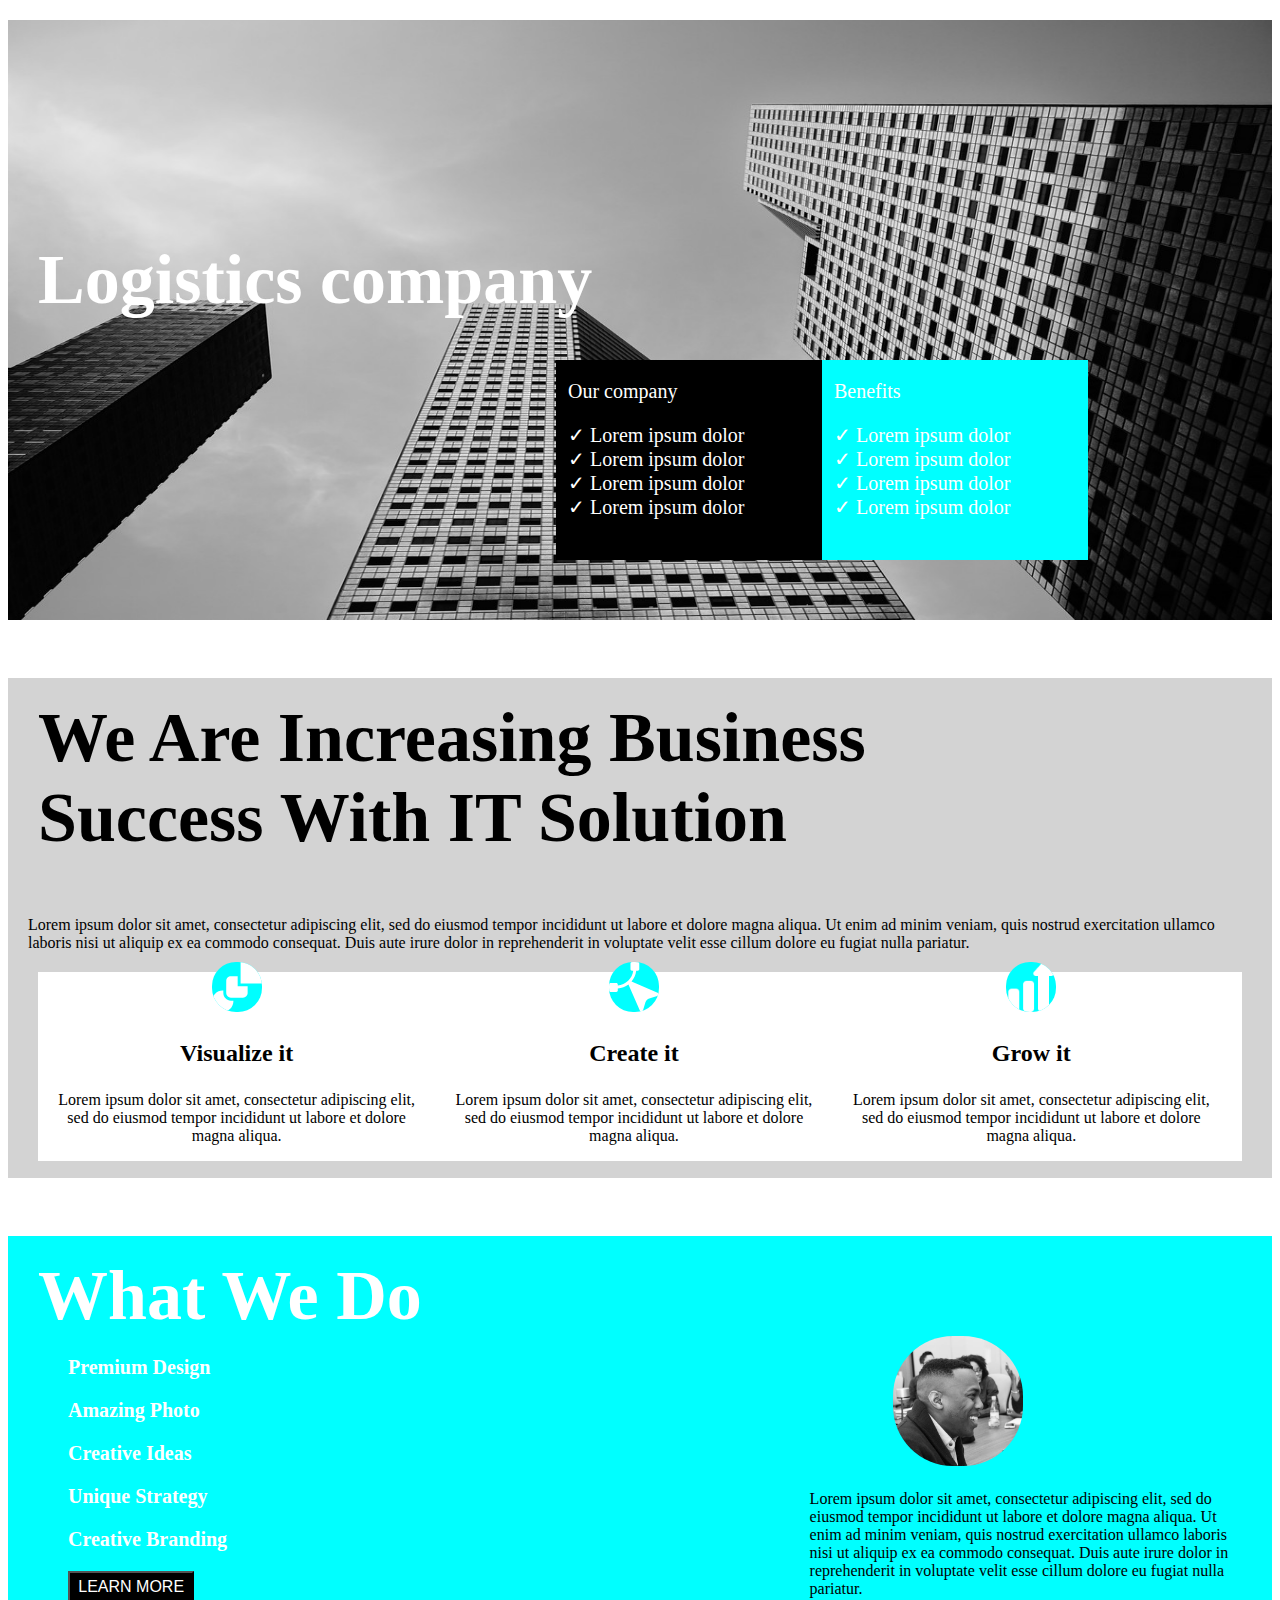
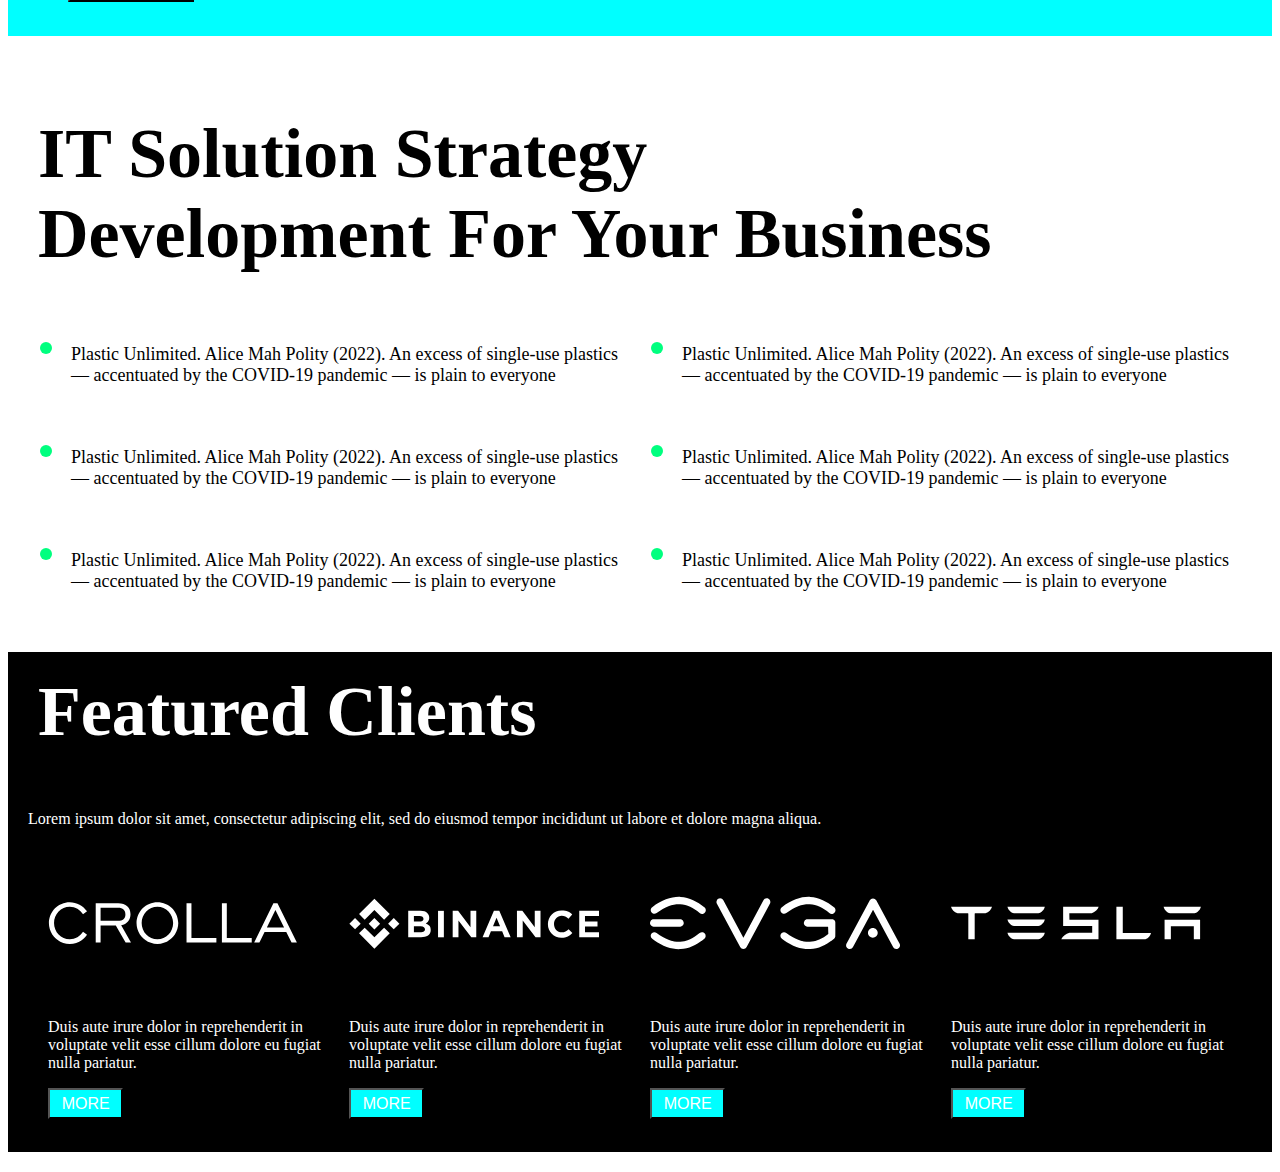
<file: Task4/Page1/index1.html>
<!DOCTYPE html>
<html lang="en">
<head>
    <meta charset="UTF-8">
    <meta http-equiv="X-UA-Compatible" content="IE=edge">
    <meta name="viewport" content="width=device-width, initial-scale=1.0">
    <link rel="stylesheet" href="Styles/styles.css">
    <title>Task4P1</title>
    
</head>
<body>
    <div class="nav">
        <!--Section-1-->
        <section class="section-1">
            <div style="position: relative; display: flex;">
                <img src="img\1.jpg" alt="upper" style="width: 100%; height: 600px;">
                <h2 class="title" style="position: absolute; color: white; margin-top: 200px;">
                    Logistics company
                </h2>
                <div class="blocks">
                    <div class="column" style="background-color: aqua;">
                        <p>Benefits </p> 
                        ✓ Lorem ipsum dolor <br>
                        ✓ Lorem ipsum dolor <br>
                        ✓ Lorem ipsum dolor <br>
                        ✓ Lorem ipsum dolor <br>
                    </div>
                    <div class="column" style="background-color: black;">
                        <p>Our company</p>
                        ✓ Lorem ipsum dolor <br>
                        ✓ Lorem ipsum dolor <br>
                        ✓ Lorem ipsum dolor <br>
                        ✓ Lorem ipsum dolor <br>
                    </div>
                </div>
            </div>
        </section>

        <!--Section-2-->
        <section class="section-2">
            <h2 class="title">
                We Are Increasing Business <br>
                Success With IT Solution
            </h2>
            <p style="margin-left: 20px; margin-right: 20px; margin-bottom: 20px; text-align: left;">
                Lorem ipsum dolor sit amet, consectetur adipiscing elit, sed do eiusmod tempor incididunt ut labore et dolore magna aliqua. 
                Ut enim ad minim veniam, quis nostrud exercitation ullamco laboris nisi ut aliquip ex ea commodo consequat. 
                Duis aute irure dolor in reprehenderit in voluptate velit esse cillum dolore eu fugiat nulla pariatur.
            </p>
            <div style="display: flex; background-color: white; margin-right: 30px; margin-left: 30px; text-align: center; display: -webkit-box;">
                <div style="width: 33%;">
                    <img src="img\1.svg" alt="block1" style="height: 50px; width: 50px; border-radius: 24px; margin-top: -10px; background-color: aqua;">
                    <p style="font-size: 24px; font-weight: 800">Visualize it</p>
                    <p style="padding-left: 10px; padding-right: 10px;">
                        Lorem ipsum dolor sit amet, consectetur adipiscing elit, sed do eiusmod tempor incididunt ut labore et dolore magna aliqua.
                    </p>

                </div>
                <div style="width: 33%;">
                    <img src="img\2.svg" alt="block2" style="height: 50px; width: 50px; border-radius: 24px; margin-top: -10px; background-color: aqua;">
                    <p style="font-size: 24px; font-weight: 800">Create it</p>
                    <p style="padding-left: 10px; padding-right: 10px;">
                        Lorem ipsum dolor sit amet, consectetur adipiscing elit, sed do eiusmod tempor incididunt ut labore et dolore magna aliqua.
                    </p>
                </div>
                <div style="width: 33%;">
                    <img src="img\3.png" alt="block3" style="height: 50px; width: 50px; border-radius: 24px; margin-top: -10px; background-color: aqua;">
                    <p style="font-size: 24px; font-weight: 800">Grow it</p>
                    <p style="padding-left: 10px; padding-right: 10px;">
                        Lorem ipsum dolor sit amet, consectetur adipiscing elit, sed do eiusmod tempor incididunt ut labore et dolore magna aliqua.
                    </p>
                </div>
            </div>

        </section>

        <!--Section-3-->
        <section class="section-3">
            <h2 class="title" style="color: white; margin-bottom: 0px;">
                What We Do
            </h2>
            <div>
                <div style="float: left; width: 40%; color: white; font-size: 20px; font-weight: 800; padding-left: 60px">
                    <p>Premium Design</p>
                    <p>Amazing Photo</p>
                    <p>Creative Ideas</p>
                    <p>Unique Strategy</p>
                    <p>Creative Branding</p>
                    <a href="https://ru.wikipedia.org/" target="_blank">
                        <button style="background-color: black; color: white; 
                        text-align: center; font-size: 16px; 
                        font-size: 16px; width: 25%; line-height: 25px;">LEARN MORE
                        </button>
                    </a>
                </div>
                <div style="float: right; width: 30%;">
                    <img src="img\sec3.jpeg" alt="right-up" 
                    style="height: 130px;
                    width: 130px;
                    border-radius: 60px;">
                </div>
                <div style="float: right; width: 35%; font-size: 16px; margin-right: 20px; padding-top: 20px;">
                    Lorem ipsum dolor sit amet, consectetur adipiscing elit, sed do eiusmod tempor incididunt ut labore et dolore magna aliqua. 
                    Ut enim ad minim veniam, quis nostrud exercitation ullamco laboris nisi ut aliquip ex ea commodo consequat. 
                    Duis aute irure dolor in reprehenderit in voluptate velit esse cillum dolore eu fugiat nulla pariatur.
                </div>
            </div>
        </section>

        <!--Section-4-->
        <section class="section-4">
            <h2 class="title">
                IT Solution Strategy <br>
                Development For Your Business
            </h2>
            <table class="blocks-4">
                <tr>
                    <td>
                        <ul>
                            <li>
                                <p>Plastic Unlimited. Alice Mah Polity (2022). An excess of single-use plastics — accentuated by the COVID-19 pandemic — is plain to everyone</p>
                            </li>
                        </ul>
                        
                    </td>
                    <td>
                        <ul>
                            <li>
                                <p>Plastic Unlimited. Alice Mah Polity (2022). An excess of single-use plastics — accentuated by the COVID-19 pandemic — is plain to everyone</p>
                            </li>
                        </ul>
                        
                    </td>
                </tr>
                <tr>
                    <td>
                        <ul>
                            <li>
                                <p>Plastic Unlimited. Alice Mah Polity (2022). An excess of single-use plastics — accentuated by the COVID-19 pandemic — is plain to everyone</p>
                            </li>
                        </ul>
                    </td>
                    <td>
                        <ul>
                            <li>
                                <p>Plastic Unlimited. Alice Mah Polity (2022). An excess of single-use plastics — accentuated by the COVID-19 pandemic — is plain to everyone</p>
                            </li>
                        </ul>
                    </td>
                </tr>
                <tr>
                    <td>
                        <ul>
                            <li>
                                <p>Plastic Unlimited. Alice Mah Polity (2022). An excess of single-use plastics — accentuated by the COVID-19 pandemic — is plain to everyone</p>
                            </li>
                        </ul>
                        
                    </td>
                    <td>
                        <ul>
                            <li>
                                <p>Plastic Unlimited. Alice Mah Polity (2022). An excess of single-use plastics — accentuated by the COVID-19 pandemic — is plain to everyone</p>
                            </li>
                        </ul>
                        
                    </td>
                </tr>
            </table>
        </section>

        <!--Section-5-->
        <section class="Section-5">
            <h2 class="title">
                Featured Clients
            </h2>
            <p style="margin-left: 20px; margin-right: 20px; margin-bottom: 20px; text-align: left;">
                Lorem ipsum dolor sit amet, consectetur adipiscing elit, sed do eiusmod tempor incididunt ut labore et dolore magna aliqua. 
            </p>
            <div style="margin-right: 30px; margin-left: 30px; text-align: center; display: -webkit-box; text-align: left;">
                <div style="width: 25%;">
                    <img class="img-5" src="img\crolla.svg" alt="">
                    <p style="padding-left: 10px; padding-right: 10px;">
                        Duis aute irure dolor in reprehenderit in voluptate velit esse cillum dolore eu fugiat nulla pariatur.
                    </p>
                    <a href="https://www.kroll.ua/" target="_blank"><button class="but-5">MORE</button></a>
                </div>
                <div style="width: 25%;">
                    <img class="img-5" src="img\binance.svg" alt="">
                    <p style="padding-left: 10px; padding-right: 10px;">
                        Duis aute irure dolor in reprehenderit in voluptate velit esse cillum dolore eu fugiat nulla pariatur.
                    </p>
                    <a href="https://www.binance.com/ru-UA" target="_blank"><button class="but-5">MORE</button></a>
                </div>
                <div style="width: 25%;">
                    <img class="img-5" src="img\evga.svg" alt="">
                    <p style="padding-left: 10px; padding-right: 10px;">
                        Duis aute irure dolor in reprehenderit in voluptate velit esse cillum dolore eu fugiat nulla pariatur.
                    </p>
                    <a href="https://eu.evga.com/" target="_blank"><button class="but-5">MORE</button></a>
                </div>
                <div style="width: 25%;">
                    <img class="img-5" src="img\tesla.svg" alt="">
                    <p style="padding-left: 10px; padding-right: 10px;">
                        Duis aute irure dolor in reprehenderit in voluptate velit esse cillum dolore eu fugiat nulla pariatur.
                    </p>
                    <a href="https://www.tesla.com/" target="_blank"><button class="but-5">MORE</button></a>
                </div>
            </div>
        </section>
    </div>


</body>
</html>
</file>
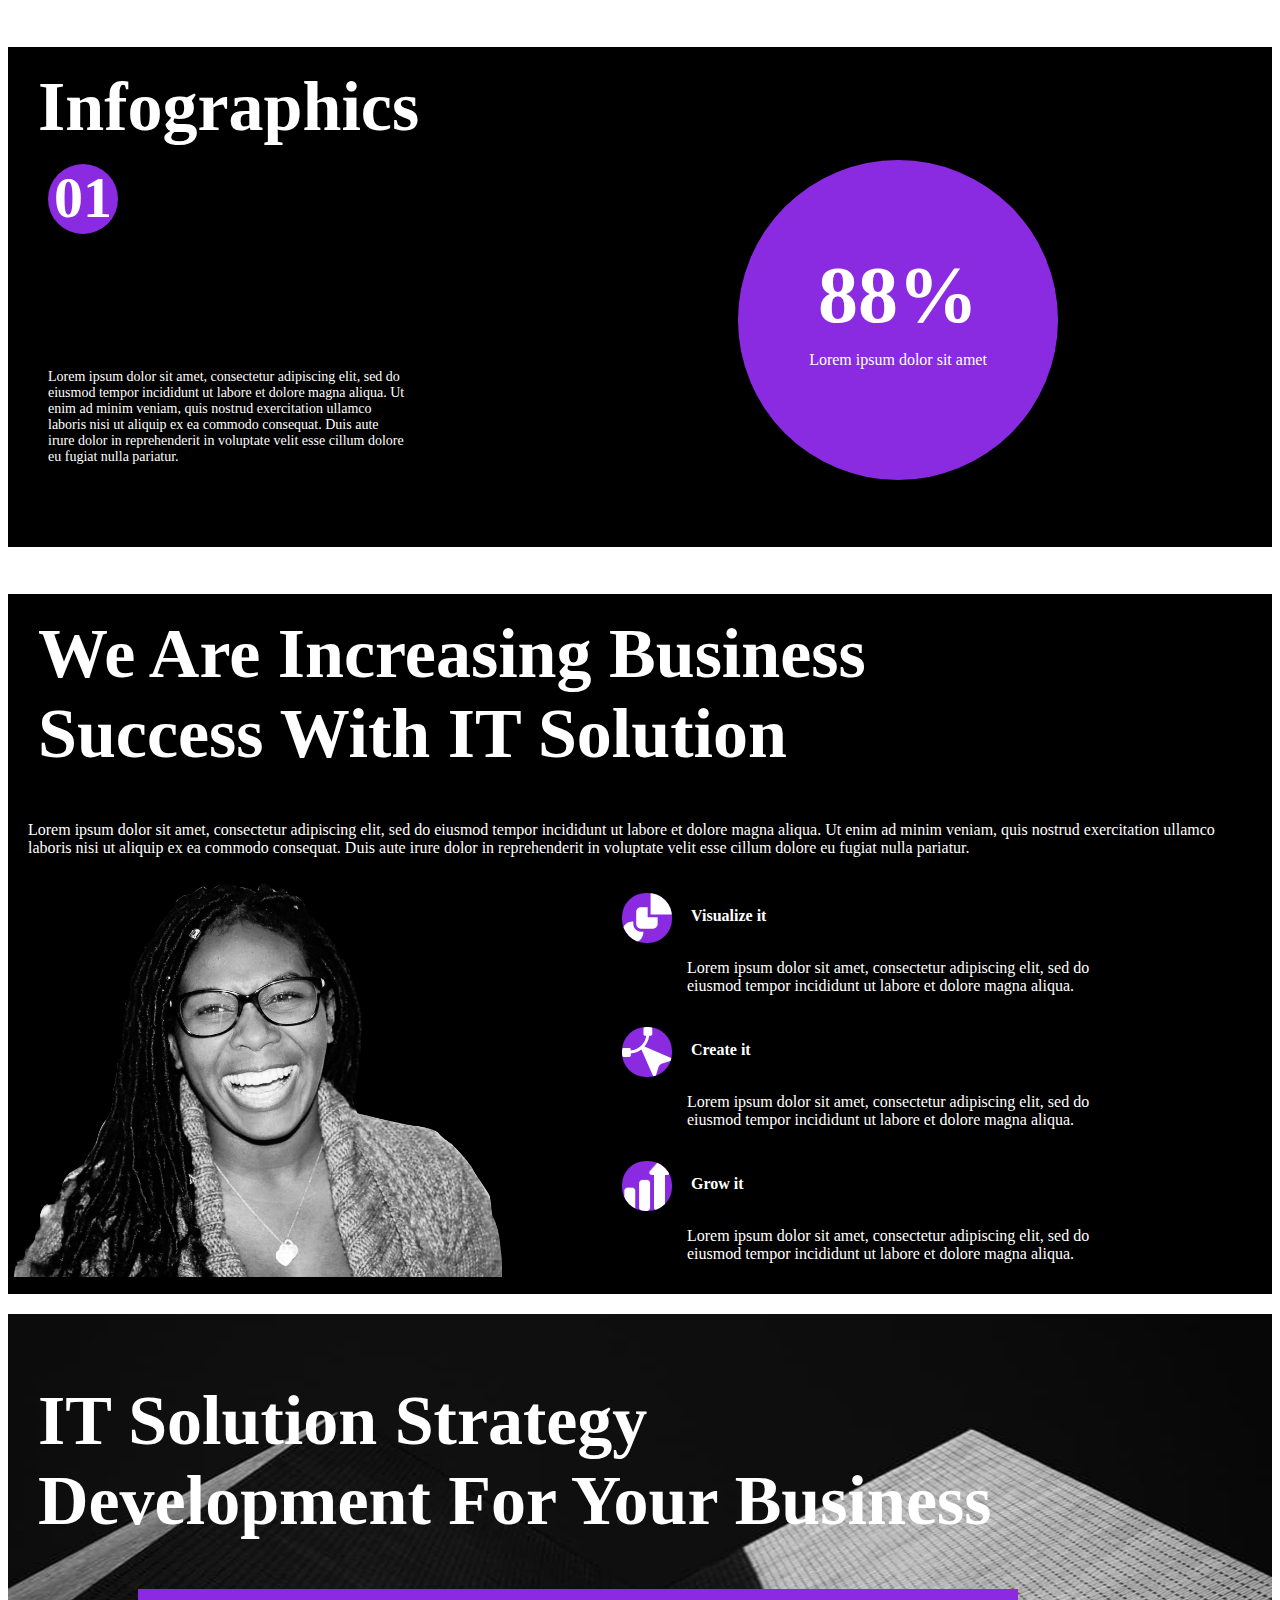
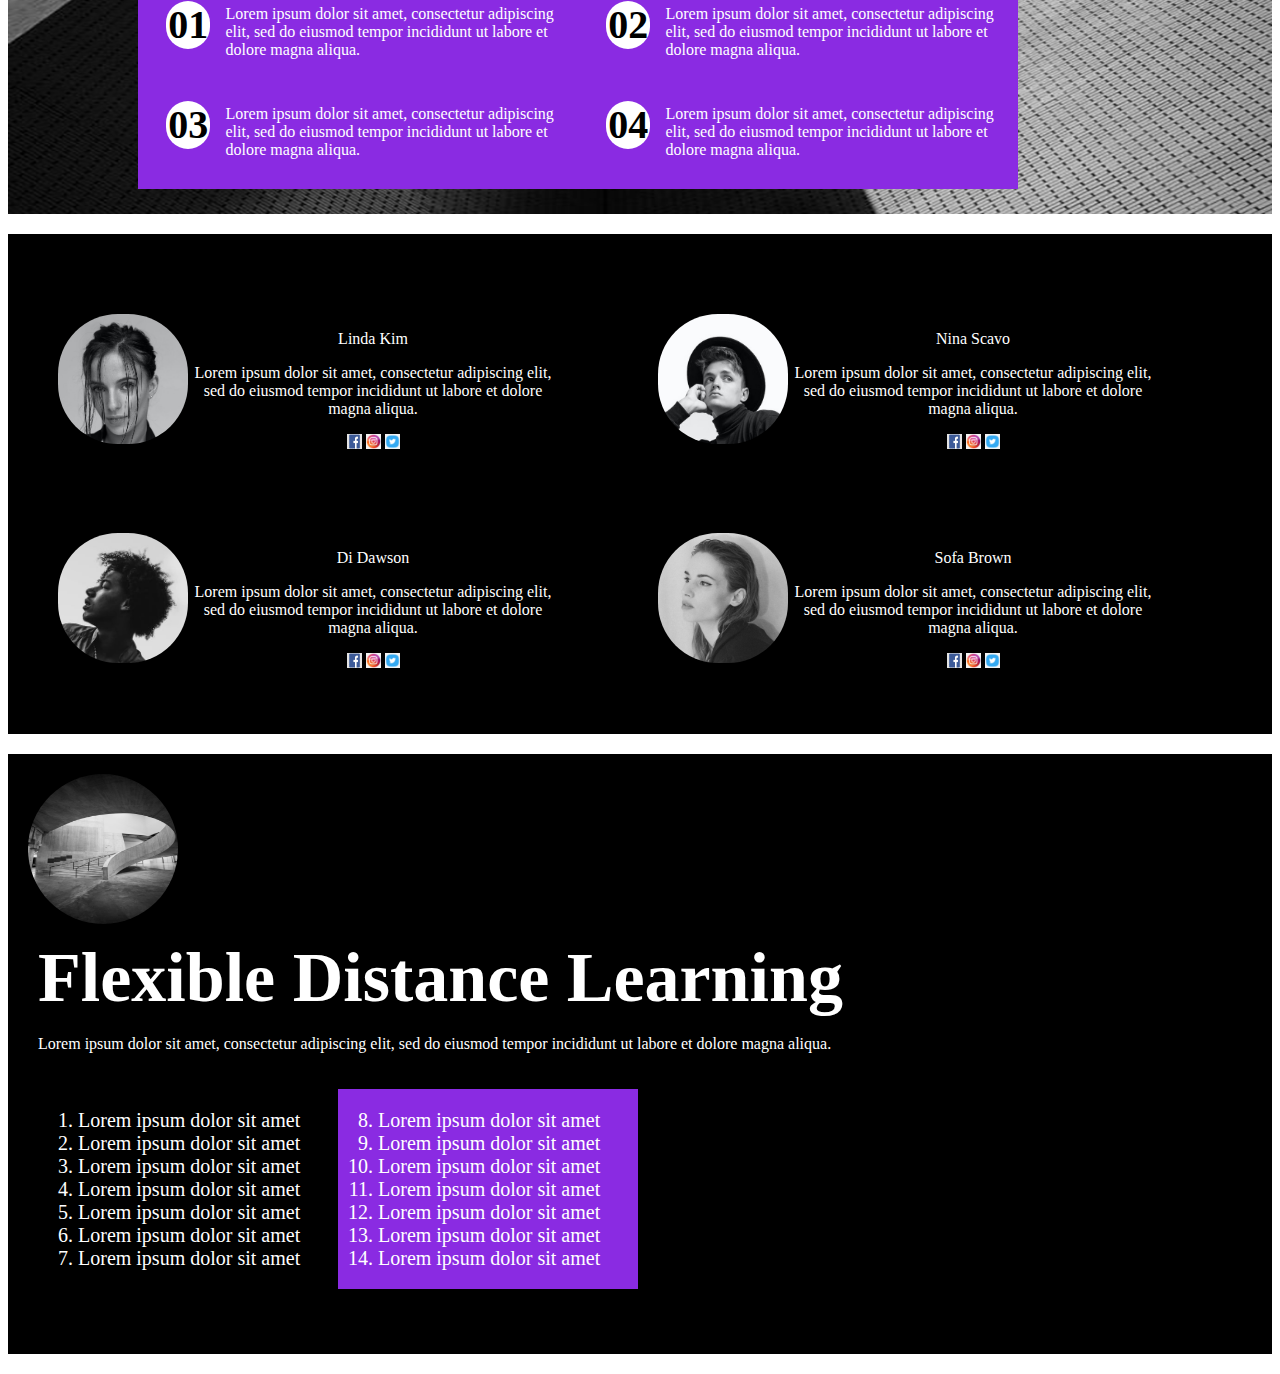
<file: Task4/Page2/index2.html>
<!DOCTYPE html>
<html lang="en">
<head>
    <meta charset="UTF-8">
    <meta http-equiv="X-UA-Compatible" content="IE=edge">
    <meta name="viewport" content="width=device-width, initial-scale=1.0">
    <link rel="stylesheet" href="Styles\styles.css">
    <title>Task4P2</title>
    
</head>
<body>
    <div class="nav">
        <!--Section-1-->
        <section class="section-1">
            <h1 class="title">
                Infographics
            </h1>
            <div style="display: flex;">
                <div style="width: 400px;">
                    <p class="block-1">01</p>
                    <p style="font-size: 14px; margin-top: 135px; margin-left: 40px; font-size: 14px;">
                        Lorem ipsum dolor sit amet, consectetur adipiscing elit, sed do eiusmod tempor incididunt ut labore et dolore magna aliqua. 
                        Ut enim ad minim veniam, quis nostrud exercitation ullamco laboris nisi ut aliquip ex ea commodo consequat. 
                        Duis aute irure dolor in reprehenderit in voluptate velit esse cillum dolore eu fugiat nulla pariatur.
                    </p>
                </div>
                <div class="block-2">
                        <p style="margin-top: 90px; font-size: 80px; font-weight: 800">88%</p>
                        <p style="margin-right: 8px; margin-left: 8px; margin-top: -70px;">
                            Lorem ipsum dolor sit amet
                        </p>
                </div>
            </div>
        </section>

        <!--Section-2-->
        <section class="section-2">
            <h1 class="title">
                We Are Increasing Business <br>
                Success With IT Solution
            </h1>
            <p style="margin: auto 20px;">
                Lorem ipsum dolor sit amet, consectetur adipiscing elit, sed do eiusmod tempor incididunt ut labore et dolore magna aliqua. 
                Ut enim ad minim veniam, quis nostrud exercitation ullamco laboris nisi ut aliquip ex ea commodo consequat. 
                Duis aute irure dolor in reprehenderit in voluptate velit esse cillum dolore eu fugiat nulla pariatur.
            </p>
            <div style="margin-top: 20px;">
                <div style="width: 540px; display: inline-block;">
                    <img src="img\2.png" alt="left" height="400px"; width="500px">
                </div>
                <div style="width: 650px; float: right; display: inline-grid;">
                    <div style="flex-direction: row; width: 500px;">
                        <p> <img src="img\2-1.svg" alt="block3" style="height: 50px; width: 50px; 
                            border-radius: 24px; vertical-align: middle; background-color: blueviolet;">
                            <span style="margin-left: 15px; font-weight: 800;">Visualize it</span></p>
                        <p style="margin-left: 65px;">
                            Lorem ipsum dolor sit amet, consectetur adipiscing elit, 
                            sed do eiusmod tempor incididunt ut labore et dolore magna aliqua.
                        </p>
                    </div>
                    <div style="flex-direction: row; width: 500px;">
                        <p> <img src="img\2-2.svg" alt="block3" style="height: 50px; width: 50px; 
                            border-radius: 24px; vertical-align: middle; background-color: blueviolet;">
                            <span style="margin-left: 15px;font-weight: 800;">Create it</span></p>
                        <p style="margin-left: 65px;">
                            Lorem ipsum dolor sit amet, consectetur adipiscing elit, 
                            sed do eiusmod tempor incididunt ut labore et dolore magna aliqua.
                        </p>
                    </div>
                    <div style="flex-direction: row; width: 500px;">
                        <p> <img src="img\2-3.png" alt="block3" style="height: 50px; width: 50px; 
                            border-radius: 24px; vertical-align: middle; background-color: blueviolet;">
                            <span style="margin-left: 15px; font-weight: 800;">Grow it</span></p>
                        <p style="margin-left: 65px;">
                            Lorem ipsum dolor sit amet, consectetur adipiscing elit, 
                            sed do eiusmod tempor incididunt ut labore et dolore magna aliqua.
                        </p>
                    </div>
                </div>
            </div>
        </section>

        <!--Section-3-->
        <section class="section-3">
            <div style="position: relative; display: flex;">
                <img src="img\3.jpg" alt="background" style="width: 100%; height: 500px;">
                <h1 class="title" style="position: absolute; color: white;"">
                    IT Solution Strategy <br>
                    Development For Your Business
                </h1>
                <div class="block-3-1" style="position: absolute; width: 880px;  display: inline-flex;
                    margin-top: 275px; margin-left: 130px; background-color: blueviolet;">
                    <p class="blocks-3">01</p>
                    <p style="margin-left: 15px">
                        Lorem ipsum dolor sit amet, consectetur adipiscing elit, 
                        sed do eiusmod tempor incididunt ut labore et dolore magna aliqua.
                    </p>
                    <p class="blocks-3">02</p>
                    <p style="margin-left: 15px">
                        Lorem ipsum dolor sit amet, consectetur adipiscing elit, 
                        sed do eiusmod tempor incididunt ut labore et dolore magna aliqua.
                    </p>
                </div>
                <div class="block-3-2" style="position: absolute; width: 880px; display: inline-flex;
                    margin-top: 375px; margin-left: 130px; background-color: blueviolet;">
                    <p class="blocks-3">03</p>
                    <p style="margin-left: 15px">
                        Lorem ipsum dolor sit amet, consectetur adipiscing elit, 
                        sed do eiusmod tempor incididunt ut labore et dolore magna aliqua.
                    </p>
                    <p class="blocks-3">04</p>
                    <p style="margin-left: 15px">
                        Lorem ipsum dolor sit amet, consectetur adipiscing elit, 
                        sed do eiusmod tempor incididunt ut labore et dolore magna aliqua.
                    </p>
                </div>
            </div>
        </section>

        <!--Section-4-->
        <section class="Section-4">
        <div class="blocks-4">
                <img src="img\4-1.jpeg" alt="leftup" style="height: 130px; width: 130px; border-radius: 60px; float: left;">
                <p>Linda Kim</p>
                <p>Lorem ipsum dolor sit amet, consectetur adipiscing elit,
                    sed do eiusmod tempor incididunt ut labore et dolore magna aliqua.
                </p>
                <a href="https://uk-ua.facebook.com/" target="_blank"><img src="img\face.png" alt="facebook" width="15px" height="15px"></a>
                <a href="https://www.instagram.com/" target="_blank"><img src="img\Insta.png" alt="insta" width="15px" height="15px"></a>
                <a href="https://twitter.com/" target="_blank"><img src="img\twitter.png" alt="twi" width="15px" height="15px"></a>
            </div>
            <div class="blocks-4">
                <img src="img\4-2.jpg" alt="rightup" style="height: 130px; width: 130px; border-radius: 60px; float: left;">
                <p>Nina Scavo</p>
                <p>Lorem ipsum dolor sit amet, consectetur adipiscing elit,
                    sed do eiusmod tempor incididunt ut labore et dolore magna aliqua.
                </p>
                <a href="https://uk-ua.facebook.com/" target="_blank"><img src="img\face.png" alt="facebook" width="15px" height="15px"></a>
                <a href="https://www.instagram.com/" target="_blank"><img src="img\Insta.png" alt="insta" width="15px" height="15px"></a>
                <a href="https://twitter.com/" target="_blank"><img src="img\twitter.png" alt="twi" width="15px" height="15px"></a>
            </div>
            <div class="blocks-4">
                <img src="img\4-3.jpeg" alt="leftdown" style="height: 130px; width: 130px; border-radius: 60px; float: left;">
                <p>Di Dawson</p>
                <p>Lorem ipsum dolor sit amet, consectetur adipiscing elit,
                    sed do eiusmod tempor incididunt ut labore et dolore magna aliqua.
                </p>
                <a href="https://uk-ua.facebook.com/" target="_blank"><img src="img\face.png" alt="facebook" width="15px" height="15px"></a>
                <a href="https://www.instagram.com/" target="_blank"><img src="img\Insta.png" alt="insta" width="15px" height="15px"></a>
                <a href="https://twitter.com/" target="_blank"><img src="img\twitter.png" alt="twi" width="15px" height="15px"></a>
            </div>
            <div class="blocks-4">
                <img src="img\4-4.jpeg" alt="rightdown" style="height: 130px; width: 130px; border-radius: 60px; float: left;">
                <p>Sofa Brown</p>
                <p>Lorem ipsum dolor sit amet, consectetur adipiscing elit,
                    sed do eiusmod tempor incididunt ut labore et dolore magna aliqua.
                </p>
                <a href="https://uk-ua.facebook.com/" target="_blank"><img src="img\face.png" alt="facebook" width="15px" height="15px"></a>
                <a href="https://www.instagram.com/" target="_blank"><img src="img\Insta.png" alt="insta" width="15px" height="15px"></a>
                <a href="https://twitter.com/" target="_blank"><img src="img\twitter.png" alt="twi" width="15px" height="15px"></a>
            </div>
        </section>

        <!--Section-5-->
        <section class="Section-5">
            <div>
                <img src="img\5.jpg" alt="sec5" style="height: 150px; width: 150px; border-radius: 75px; margin-top: 20px; margin-left: 20px;">
            </div>
            <h1 style="font-size: 70px; margin-left: 30px; margin-top: 10px;">
                Flexible Distance Learning
            </h1>
            <p style="margin-left: 30px; margin-top: -30px;">Lorem ipsum dolor sit amet, consectetur adipiscing elit,
                sed do eiusmod tempor incididunt ut labore et dolore magna aliqua.
            </p>
            <div class="blocks-5">
                <div class="column-5">
                    <ol type="1" start="1">
                        <li>Lorem ipsum dolor sit amet</li>
                        <li>Lorem ipsum dolor sit amet</li>
                        <li>Lorem ipsum dolor sit amet</li>
                        <li>Lorem ipsum dolor sit amet</li>
                        <li>Lorem ipsum dolor sit amet</li>
                        <li>Lorem ipsum dolor sit amet</li>
                        <li>Lorem ipsum dolor sit amet</li>
                    </ol>
                </div>
                <div class="column-5" style="background-color: blueviolet;">
                    <ol type="1" start="8">
                        <li>Lorem ipsum dolor sit amet</li>
                        <li>Lorem ipsum dolor sit amet</li>
                        <li>Lorem ipsum dolor sit amet</li>
                        <li>Lorem ipsum dolor sit amet</li>
                        <li>Lorem ipsum dolor sit amet</li>
                        <li>Lorem ipsum dolor sit amet</li>
                        <li>Lorem ipsum dolor sit amet</li>
                    </ol>
                </div>
            </div>

        </section>
    </div>
    
</body>
</html>
</file>
<file: Task6/Styles/styles.css>
section {
  max-width: 1440px;
  width: 100%;
  margin: 40px auto;
  display: flex;
}
section a {
  text-decoration: none;
}

.block-pictures {
  width: 45%;
}

.picture:hover {
  transform: scale(1.2);
  width: 75%;
  height: 250px;
  box-sizing: border-box;
  position: -webkit-sticky;
  margin-left: 80px;
  margin-top: 40px;
}

picture ul li {
  list-style: none;
}

.block-data {
  width: 35%;
}

.block-forms {
  width: 20%;
  border: none;
}

.button {
  padding: 5px 10px;
  border: 1px dashed grey;
  background-color: transparent;
  outline: none;
  font-size: 16px;
  font-family: Arial, Helvetica, sans-serif;
  color: #ccc;
  cursor: pointer;
}
.button:hover {
  background-color: bisque;
  color: black;
  font-weight: 600;
}
.button.e--disable {
  color: #ccc;
  cursor: default;
}
.button.e--disable:hover {
  color: #ccc;
  font-weight: 400;
  background-color: transparent;
}
.button.e--active {
  color: black;
  font-weight: 600;
  border: 1px solid red;
}

table {
  font-size: 16px;
  line-height: 20px;
  margin-top: 20px;
}
table tr td:first-child {
  font-weight: 600;
}

.input {
  padding: 5px 10px;
  border: 1px solid lightblue;
  border-radius: 10px;
  background-color: white;
  outline: none;
  font-size: 16px;
  font-family: Arial, Helvetica, sans-serif;
  color: black;
  cursor: pointer;
}
.input:hover {
  background-color: lightblue;
  font-weight: 400;
}

.input-list {
  padding: 5px 54px;
  border: 1px solid lightblue;
  background-color: transparent;
  outline: none;
  font-size: 16px;
  font-family: Arial, Helvetica, sans-serif;
  color: black;
  cursor: pointer;
}
.input-list:hover {
  background-color: lightblue;
  font-weight: 400;
}

.about-item {
  margin-top: 20px;
  font-size: 16px;
  line-height: 18px;
}
.about-item p:first-child {
  font-size: 18px;
  font-weight: 600;
}
.about-item li::marker {
  font-size: 18px;
  font-weight: 800;
}

.form2 {
  text-align: center;
}

.fieldset {
  outline: none;
  border: none;
  text-align: center;
}

.img-stars {
  width: 80px;
  height: 16px;
}

.img-climate {
  width: 188px;
  height: 30px;
}

.img-key {
  width: 120px;
  height: 50px;
  vertical-align: middle;
}

.renewed {
  display: flex;
  align-items: center;
  gap: 10px;
}/*# sourceMappingURL=styles.css.map */
</file>
<file: Task7/styles.css>
a {
  text-decoration: none;
  color: #35414B;
}

body {
  font-family: Arial, Helvetica, sans-serif;
  font-size: 16px;
}

/*header*/
header {
  margin: 20px;
  line-height: 30px;
}

.container {
  max-width: 1400px;
  width: 100%;
  margin: 0 auto;
  padding-left: 16px;
  padding-right: 16px;
}
.container.e--sec1 {
  box-sizing: border-box;
  min-width: 320px;
}

header .icon-menu-self {
  width: 24px;
  height: 16px;
}

.d-flex {
  display: flex;
}
.d-flex.e--sec2 {
  margin: 0 20px;
  justify-content: space-between;
  margin: 20px 40px 80px 40px;
  align-items: center;
}
@media screen and (max-width: 768px) {
  .d-flex.e--sec2 a:last-child {
    display: none;
  }
}
.d-flex.e--head {
  justify-content: space-between;
}

.logo {
  max-width: 92px;
}

.dsk-menu, .log-in {
  display: none;
}
@media screen and (min-width: 767px) {
  .dsk-menu, .log-in {
    display: flex;
  }
}
.dsk-menu.e--gap40, .log-in.e--gap40 {
  gap: 40px;
}
.dsk-menu.e--gap10, .log-in.e--gap10 {
  gap: 10px;
}

@media screen and (min-width: 767px) {
  .mob-menu {
    display: none;
  }
}

.button-head {
  color: #794CFF;
  background: #ECE6FF;
  border-radius: 4px;
  border: 1px solid #E1E5EA;
}

.img-big {
  width: 100%;
}

/*Section-1*/
h1 {
  text-align: center;
  color: #35414B;
}

.description {
  font-family: "Inter";
  font-style: normal;
  font-weight: 400;
  font-size: 16px;
  line-height: 24px;
  text-align: center;
  color: #4E5A65;
}

.buttons-sec1 {
  text-align: center;
  margin-top: 60px;
}
.buttons-sec1 .button-get {
  background: #F2F9EB;
  border: 1px solid #E1E5EA;
  border-radius: 100px;
}
.buttons-sec1 .button-save {
  color: white;
  background: #81C43B;
  border: 1px solid #E1E5EA;
  border-radius: 100px;
}
@media screen and (max-width: 768px) {
  .buttons-sec1 .button-save {
    display: none;
  }
}

.form-button {
  width: 320px;
  height: 50px;
  display: block;
  box-sizing: border-box;
  text-align: center;
  margin: 0 auto;
}
.form-button.e--first {
  border: 1px solid #E1E5EA;
  border-radius: 4px;
}
.form-button.e--second {
  margin-top: -18px;
  background: #794CFF;
  border: 1px solid #794CFF;
  border-radius: 4px;
  color: white;
}

/*Section-2*/
.text-sec2 {
  font-family: "Inter";
  font-style: normal;
  font-weight: 400;
  font-size: 11px;
  line-height: 11px;
  text-align: center;
  color: #4E5A65;
}

/*Section-3*/
.e--sec3 {
  text-align: center;
}
@media screen and (min-width: 767px) {
  .e--sec3 {
    display: flex;
  }
}

.text-sec3 {
  font-size: 16px;
}
.text-sec3 div:first-child {
  background: #F6F3FC;
}

/*Section-4*/
.e--sec4 {
  text-align: center;
  margin-top: 40px;
}

.button-sec4 {
  margin-top: 30px;
  margin-bottom: 40px;
  color: #794CFF;
  background: #ECE6FF;
  border-radius: 4px;
  border: 1px solid #E1E5EA;
}
@media screen and (min-width: 767px) {
  .button-sec4 {
    display: none;
  }
}

@media screen and (max-width: 768px) {
  .sec4_4-6 {
    display: none;
  }
}

@media screen and (min-width: 767px) {
  .sec4_6 {
    display: flex;
    justify-content: center;
    gap: 20px;
  }
}

/*Section-5*/
.e--sec5 {
  margin-top: 40px;
  margin-bottom: 40px;
  text-align: center;
}
@media screen and (min-width: 767px) {
  .e--sec5 {
    display: flex;
    justify-content: center;
    gap: 20px;
    flex-direction: row-reverse;
  }
}

.button-sec5 {
  color: #794CFF;
  background: #ECE6FF;
  border-radius: 4px;
  border: 1px solid #E1E5EA;
}

/*Section-6*/
.sec6 {
  margin-top: 40px;
  margin-bottom: 40px;
  text-align: center;
}

@media screen and (min-width: 767px) {
  .sec6_1-3 {
    display: flex;
    justify-content: center;
    gap: 40px;
  }
}

@media screen and (max-width: 768px) {
  .sec6_2, .sec6_3 {
    display: none;
  }
}

/*Section-7*/
.sec7 {
  color: white;
  text-align: center;
  background-color: blueviolet;
  padding-bottom: 20px;
  padding-top: 20px;
}
@media screen and (min-width: 767px) {
  .sec7 {
    display: flex;
    justify-content: center;
    gap: 40px;
    border-radius: 24px;
    border: 1px solid #E1E5EA;
  }
}

/*Footer*/
.footer {
  color: white;
  background-color: #1D2830;
  padding: 20px;
  margin-top: 40px;
}
.footer p a {
  color: white;
}

.columns a {
  color: white;
}
@media screen and (max-width: 768px) {
  .columns {
    display: none;
  }
}

@media screen and (max-width: 768px) {
  .e--last {
    display: block;
  }
}

@media screen and (max-width: 768px) {
  .links {
    display: none;
  }
}

.footer-links {
  margin-top: 30px;
}
@media screen and (min-width: 767px) {
  .footer-links {
    display: flex;
    justify-content: space-between;
  }
}

@media screen and (min-width: 767px) {
  .footer-data {
    display: flex;
    justify-content: space-between;
  }
}/*# sourceMappingURL=styles.css.map */
</file>
<file: Task4/Page1/Styles/styles.css>
.title {
    font-size: 70px;
    margin-left: 30px;
    padding-top: 20px;
  }

  .section-1 {
    height: 600px;
    max-width: 1300px;
    min-width: 400px;
    margin: 20px auto;
    
  }

  
  .column {
    margin-top: 40px;
    font-size: 20px;
    color: white;
    float: right;
    width: 254px;
    height: 200px;
    text-align: justify;
    padding-left: 12px
    

  }
  
  .blocks {
    position: absolute;
    margin-top: 300px;
    margin-left: 548px;
    display: inline-block;
  }

  .section-2 {
    height: 500px;
    max-width: 1300px;
    min-width: 400px;
    margin: 20px auto;
    background-color: lightgrey;
  }

  .section-3 {
    height: 400px;
    max-width: 1300px;
    min-width: 400px;
    margin: 20px auto;
    background-color: aqua;
  }


  .section-4 {
    height: 500px;
    max-width: 1300px;
    min-width: 400px;
    margin: 20px auto;
  }

  .blocks-4 {
    font-size: 18px;
    margin-left: 20px;
    margin-right: 20px;
    margin-top: -30px
  }

  li::marker {
    color: springgreen;
  }

  li:first-child::marker {
    font-size: 40px;
  }

  .Section-5 {
    height: 500px;
    max-width: 1300px;
    min-width: 400px;
    margin: 20px auto;
    background-color: black;
    color: white;
  }
  
  .img-5 {
   width: 250px;
   height: 150px;
   padding-left: 10px; 
   padding-right: 10px;
  }

  .but-5 {
    background-color: aqua; 
    color: white;
    text-align: center; 
    font-size: 16px; 
    font-size: 16px; 
    width: 25%; 
    line-height: 25px; 
    margin-left: 10px;
  }
</file>
